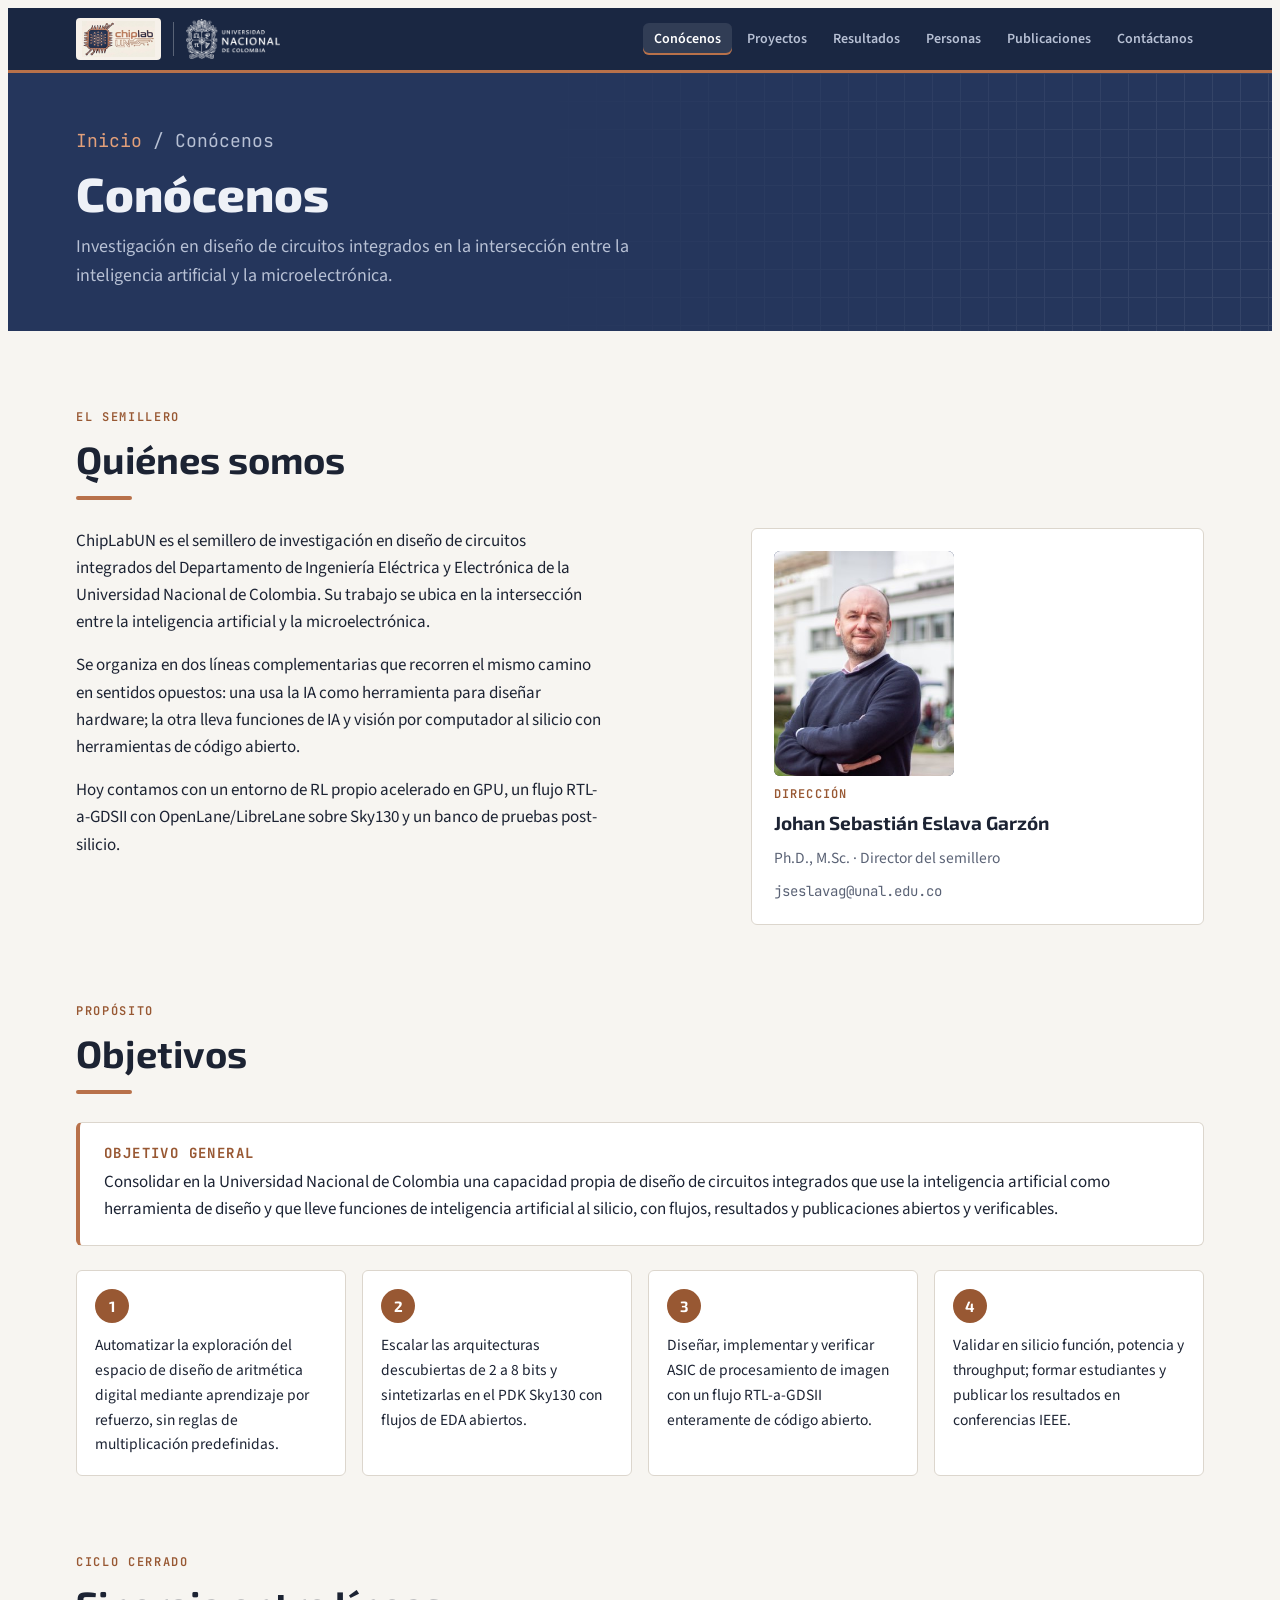
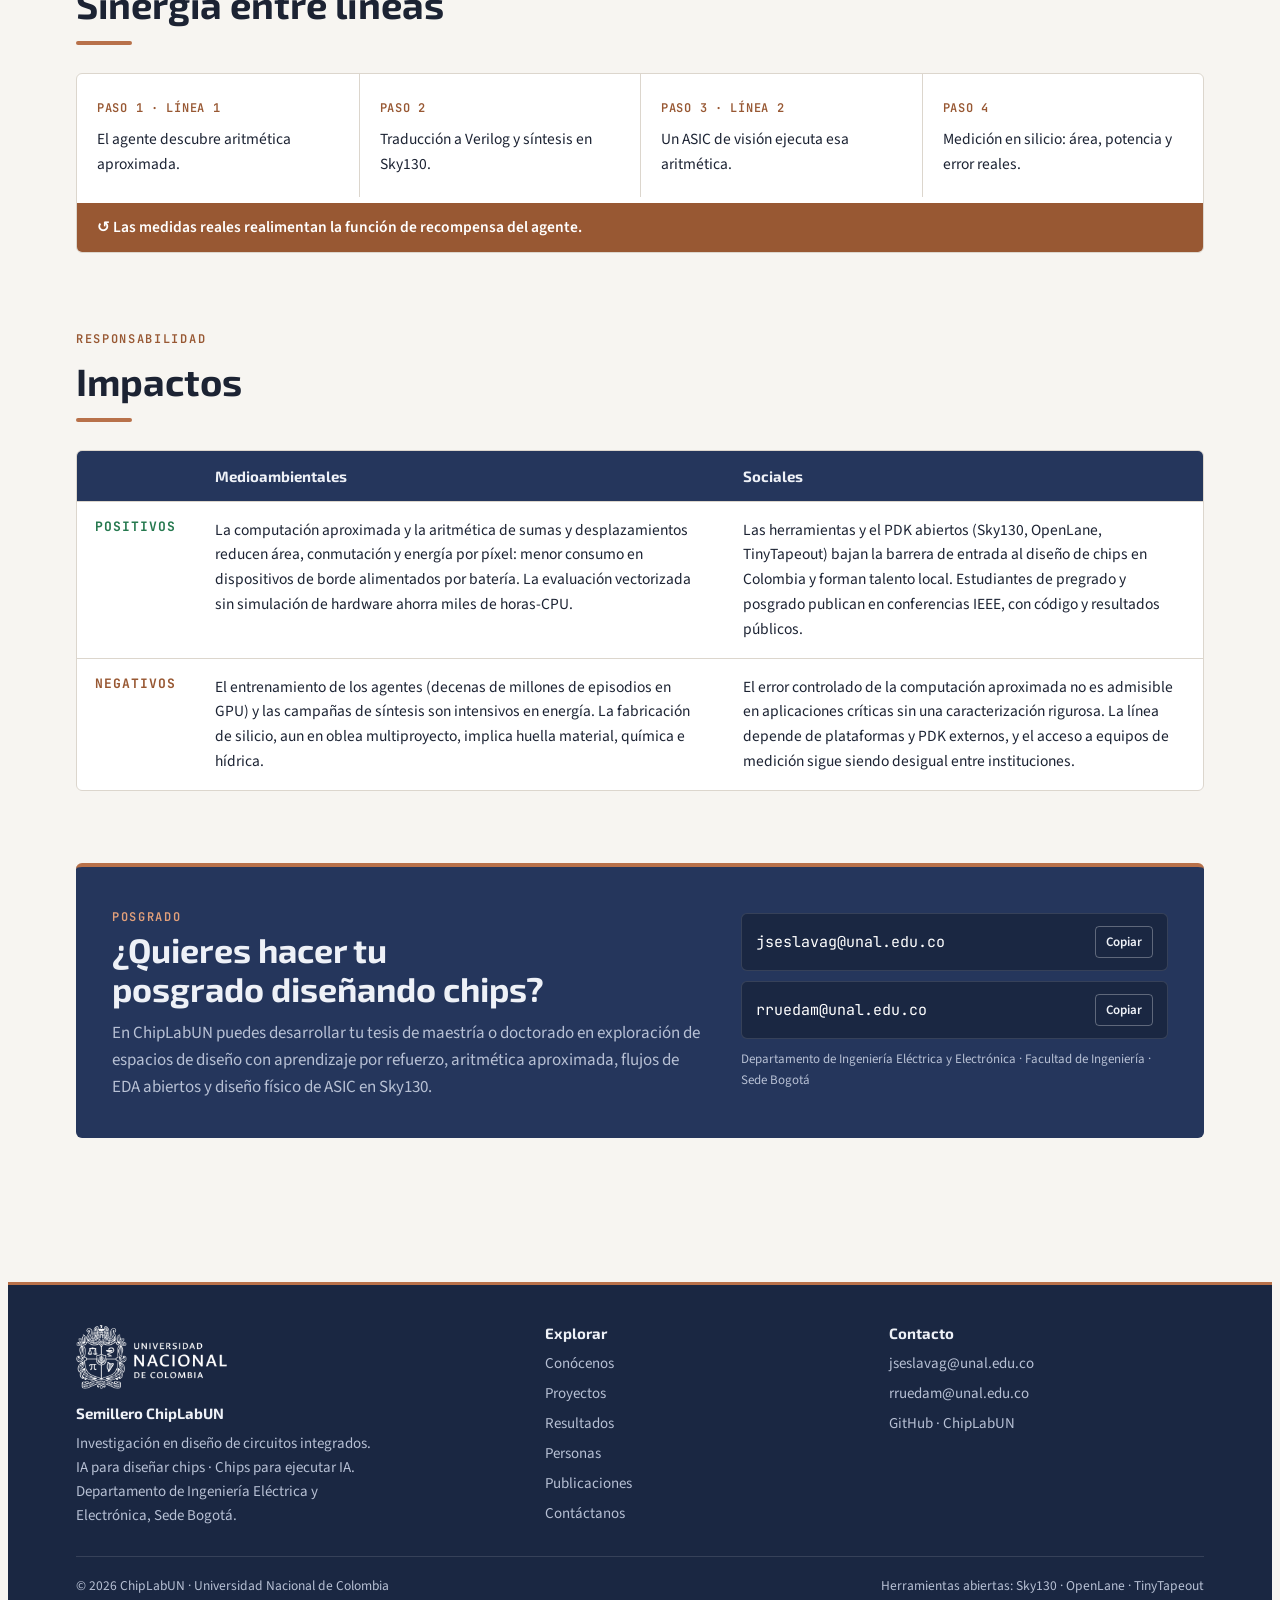
<file: conocenos.html>
<!doctype html>
<html lang="es">
<head>
<meta charset="utf-8">
<meta name="viewport" content="width=device-width, initial-scale=1, viewport-fit=cover">
<title>Conócenos · ChipLabUN</title>
<meta name="claude:viewport-fit-sides" content="cover">
<meta name="description" content="Semillero ChipLabUN · Universidad Nacional de Colombia. IA para diseñar chips · Chips para ejecutar IA.">
<link rel="icon" href="favicon.ico" sizes="any">
<link rel="icon" type="image/png" sizes="32x32" href="favicon-32.png">
<link rel="icon" type="image/png" sizes="192x192" href="favicon-192.png">
<link rel="apple-touch-icon" href="favicon-192.png">
<link rel="preconnect" href="https://fonts.googleapis.com">
<link rel="preconnect" href="https://fonts.gstatic.com" crossorigin>
<link rel="stylesheet" href="https://fonts.googleapis.com/css2?family=Exo+2:wght@500;600;700;800&family=Source+Sans+3:ital,wght@0,400;0,600;0,700;1,400&family=JetBrains+Mono:wght@400;600&display=swap">
<link rel="stylesheet" href="css/estilo.css">
</head>
<body>
<a class="skip" href="#contenido">Saltar al contenido</a>
<header class="top">
  <div class="wrap">
    <a class="brand" href="index.html" aria-label="ChipLabUN, inicio">
      <img src="img/logo.jpg" alt="" width="85" height="42">
      <span class="sep" aria-hidden="true"></span>
      <img class="unal" src="img/unal-logo-blanco.png" alt="" width="94" height="40">
    </a>
    <button class="menu-btn" id="menuBtn" aria-expanded="false" aria-controls="nav">Menú</button>
    <nav class="nav" id="nav" aria-label="Principal"><a href="conocenos.html" aria-current="page">Conócenos</a><a href="proyectos.html">Proyectos</a><a href="resultados.html">Resultados</a><a href="personas.html">Personas</a><a href="publicaciones.html">Publicaciones</a><a href="contacto.html">Contáctanos</a></nav>
  </div>
</header>
<main id="contenido">
<section class="page-head"><div class="wrap">
  <p class="crumbs"><a href="index.html">Inicio</a> / Conócenos</p>
  <h1>Conócenos</h1><p>Investigación en diseño de circuitos integrados en la intersección entre la inteligencia artificial y la microelectrónica.</p></div></section><section class="block"><div class="wrap">
  <div class="sec-head"><div><span class="eyebrow">El semillero</span><h2>Quiénes somos</h2><span class="bar"></span></div></div>
  <div class="about">
  <div class="text">
    <p>ChipLabUN es el semillero de investigación en diseño de circuitos integrados del Departamento de Ingeniería Eléctrica y Electrónica de la Universidad Nacional de Colombia. Su trabajo se ubica en la intersección entre la inteligencia artificial y la microelectrónica.</p>
    <p>Se organiza en dos líneas complementarias que recorren el mismo camino en sentidos opuestos: una usa la IA como herramienta para diseñar hardware; la otra lleva funciones de IA y visión por computador al silicio con herramientas de código abierto.</p>
    <p>Hoy contamos con un entorno de RL propio acelerado en GPU, un flujo RTL-a-GDSII con OpenLane/LibreLane sobre Sky130 y un banco de pruebas post-silicio.</p>
  </div>
  <aside class="director">
    <div class="photo  "><span class="ini" aria-hidden="true">JE</span><img src="img/personas/johan-eslava.jpg" alt="Foto de Johan Sebastián Eslava Garzón" loading="lazy"></div>
    <span class="role">Dirección</span>
    <h3>Johan Sebastián Eslava Garzón</h3>
    <p style="color:var(--muted);font-size:15.5px">Ph.D., M.Sc. · Director del semillero</p>
    <a class="mail" href="mailto:jseslavag@unal.edu.co">jseslavag@unal.edu.co</a>
  </aside>
</div>
</div></section><section class="block"><div class="wrap">
  <div class="sec-head"><div><span class="eyebrow">Propósito</span><h2>Objetivos</h2><span class="bar"></span></div></div>
  <div class="goal"><h3>Objetivo general</h3><p>Consolidar en la Universidad Nacional de Colombia una capacidad propia de diseño de circuitos integrados que use la inteligencia artificial como herramienta de diseño y que lleve funciones de inteligencia artificial al silicio, con flujos, resultados y publicaciones abiertos y verificables.</p></div>
<div class="goals">
  <div><b>1</b><p>Automatizar la exploración del espacio de diseño de aritmética digital mediante aprendizaje por refuerzo, sin reglas de multiplicación predefinidas.</p></div>
  <div><b>2</b><p>Escalar las arquitecturas descubiertas de 2 a 8 bits y sintetizarlas en el PDK Sky130 con flujos de EDA abiertos.</p></div>
  <div><b>3</b><p>Diseñar, implementar y verificar ASIC de procesamiento de imagen con un flujo RTL-a-GDSII enteramente de código abierto.</p></div>
  <div><b>4</b><p>Validar en silicio función, potencia y throughput; formar estudiantes y publicar los resultados en conferencias IEEE.</p></div>
</div>
</div></section><section class="block"><div class="wrap">
  <div class="sec-head"><div><span class="eyebrow">Ciclo cerrado</span><h2>Sinergia entre líneas</h2><span class="bar"></span></div></div>
  <div class="synergy">
  <div><small>PASO 1 · LÍNEA 1</small><p>El agente descubre aritmética aproximada.</p></div>
  <div><small>PASO 2</small><p>Traducción a Verilog y síntesis en Sky130.</p></div>
  <div><small>PASO 3 · LÍNEA 2</small><p>Un ASIC de visión ejecuta esa aritmética.</p></div>
  <div><small>PASO 4</small><p>Medición en silicio: área, potencia y error reales.</p></div>
  <p class="synergy-foot">↺ Las medidas reales realimentan la función de recompensa del agente.</p>
</div>
</div></section><section class="block"><div class="wrap">
  <div class="sec-head"><div><span class="eyebrow">Responsabilidad</span><h2>Impactos</h2><span class="bar"></span></div></div>
  <div class="impact-wrap"><table class="impact">
  <thead><tr><th></th><th>Medioambientales</th><th>Sociales</th></tr></thead>
  <tbody>
  <tr class="pos"><th>Positivos</th>
    <td>La computación aproximada y la aritmética de sumas y desplazamientos reducen área, conmutación y energía por píxel: menor consumo en dispositivos de borde alimentados por batería. La evaluación vectorizada sin simulación de hardware ahorra miles de horas-CPU.</td>
    <td>Las herramientas y el PDK abiertos (Sky130, OpenLane, TinyTapeout) bajan la barrera de entrada al diseño de chips en Colombia y forman talento local. Estudiantes de pregrado y posgrado publican en conferencias IEEE, con código y resultados públicos.</td></tr>
  <tr class="neg"><th>Negativos</th>
    <td>El entrenamiento de los agentes (decenas de millones de episodios en GPU) y las campañas de síntesis son intensivos en energía. La fabricación de silicio, aun en oblea multiproyecto, implica huella material, química e hídrica.</td>
    <td>El error controlado de la computación aproximada no es admisible en aplicaciones críticas sin una caracterización rigurosa. La línea depende de plataformas y PDK externos, y el acceso a equipos de medición sigue siendo desigual entre instituciones.</td></tr>
  </tbody></table></div>
</div></section><section class="block"><div class="wrap"><div class="cta">
  <div><span class="eyebrow" style="color:#e3a07a">Posgrado</span>
    <h2>¿Quieres hacer tu posgrado diseñando chips?</h2>
    <p>En ChipLabUN puedes desarrollar tu tesis de maestría o doctorado en exploración de espacios de diseño con aprendizaje por refuerzo, aritmética aproximada, flujos de EDA abiertos y diseño físico de ASIC en Sky130.</p></div>
  <div class="contact">
    <div><a class="addr" href="mailto:jseslavag@unal.edu.co?subject=Tesis%20en%20ChipLabUN">jseslavag@unal.edu.co</a><button type="button" data-copy="jseslavag@unal.edu.co">Copiar</button></div>
    <div><a class="addr" href="mailto:rruedam@unal.edu.co?subject=Tesis%20en%20ChipLabUN">rruedam@unal.edu.co</a><button type="button" data-copy="rruedam@unal.edu.co">Copiar</button></div>
    <small>Departamento de Ingeniería Eléctrica y Electrónica · Facultad de Ingeniería · Sede Bogotá</small>
  </div></div></div></section>
</main>
<footer>
  <div class="wrap">
    <div>
      <img class="foot-unal" src="img/unal-logo-blanco.png" alt="Universidad Nacional de Colombia" width="151" height="64" loading="lazy">
      <h4>Semillero ChipLabUN</h4>
      <p style="font-size:15px;max-width:44ch">Investigación en diseño de circuitos integrados. IA para diseñar chips · Chips para ejecutar IA. Departamento de Ingeniería Eléctrica y Electrónica, Sede Bogotá.</p>
    </div>
    <div>
      <h4>Explorar</h4>
      <ul><li><a href="conocenos.html">Conócenos</a></li><li><a href="proyectos.html">Proyectos</a></li><li><a href="resultados.html">Resultados</a></li><li><a href="personas.html">Personas</a></li><li><a href="publicaciones.html">Publicaciones</a></li><li><a href="contacto.html">Contáctanos</a></li></ul>
    </div>
    <div>
      <h4>Contacto</h4>
      <ul><li><a href="mailto:jseslavag@unal.edu.co">jseslavag@unal.edu.co</a></li><li><a href="mailto:rruedam@unal.edu.co">rruedam@unal.edu.co</a></li><li><a href="https://github.com/ChipLabUN" target="_blank" rel="noopener">GitHub · ChipLabUN</a></li></ul>
    </div>
    <div class="legal"><span>© 2026 ChipLabUN · Universidad Nacional de Colombia</span><span>Herramientas abiertas: Sky130 · OpenLane · TinyTapeout</span></div>
  </div>
</footer>
<script src="js/main.js"></script>
</body>
</html>
</file>
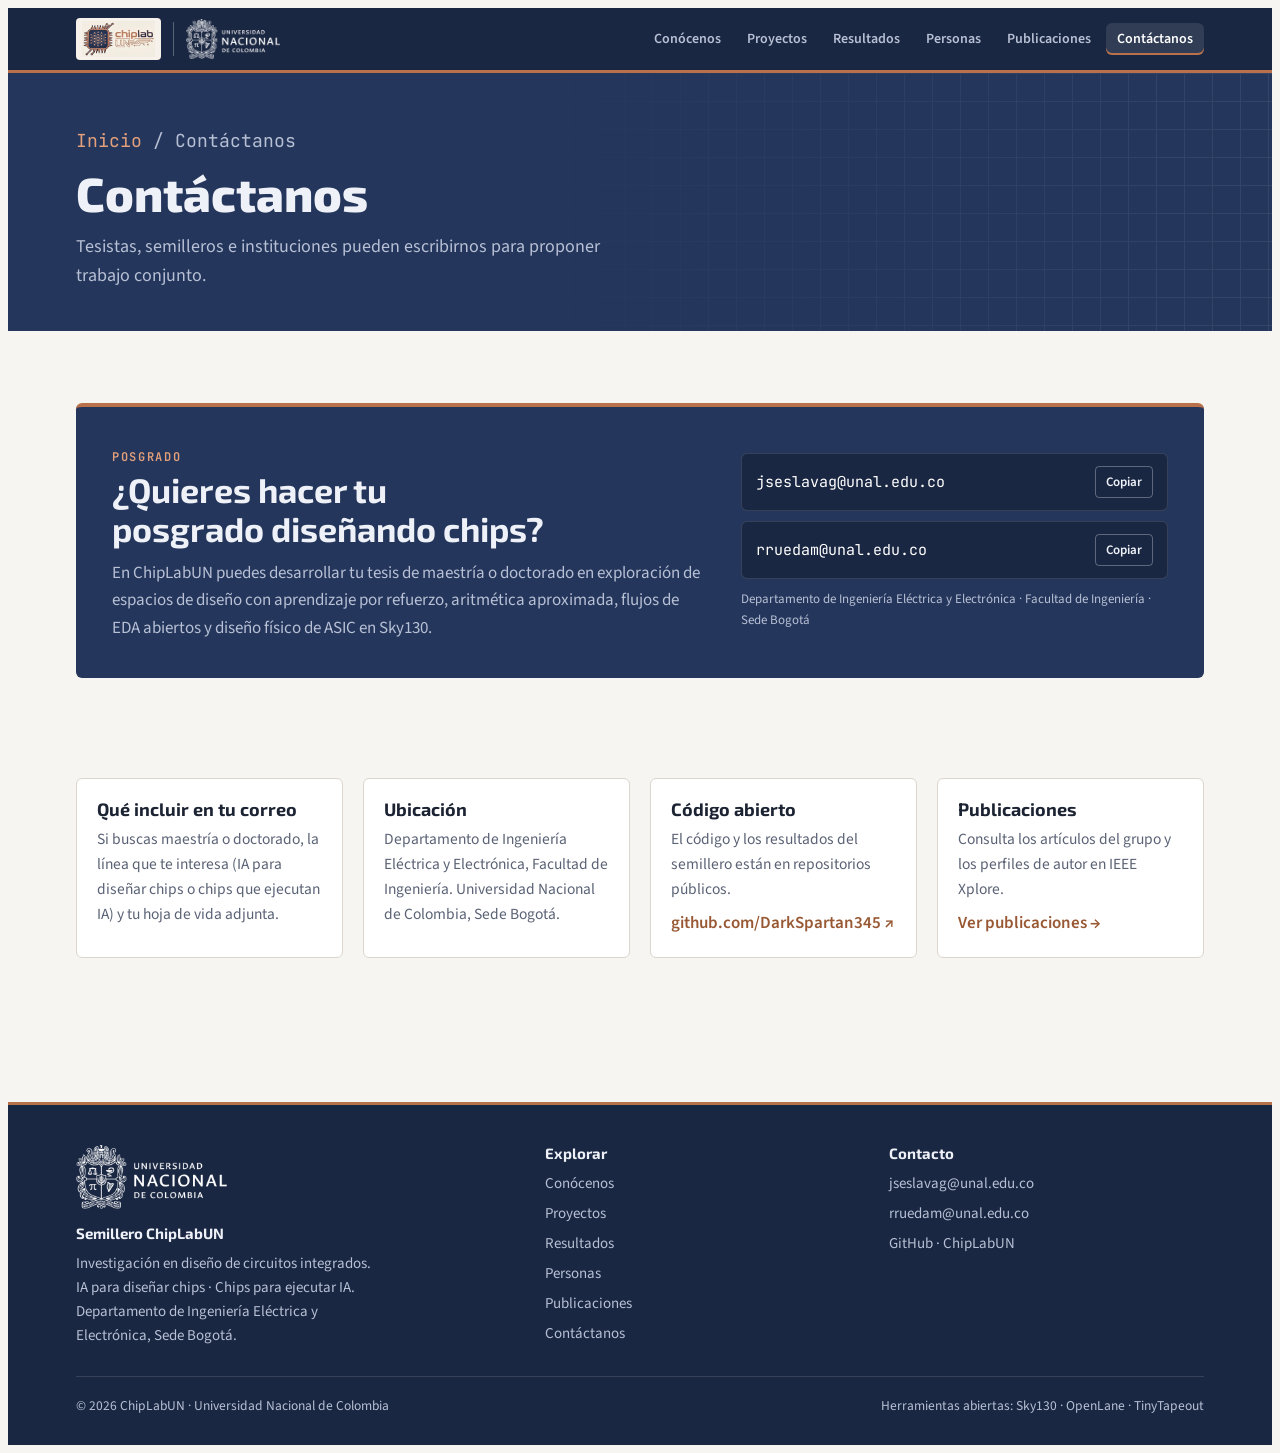
<file: contacto.html>
<!doctype html>
<html lang="es">
<head>
<meta charset="utf-8">
<meta name="viewport" content="width=device-width, initial-scale=1, viewport-fit=cover">
<title>Contáctanos · ChipLabUN</title>
<meta name="claude:viewport-fit-sides" content="cover">
<meta name="description" content="Semillero ChipLabUN · Universidad Nacional de Colombia. IA para diseñar chips · Chips para ejecutar IA.">
<link rel="icon" href="favicon.ico" sizes="any">
<link rel="icon" type="image/png" sizes="32x32" href="favicon-32.png">
<link rel="icon" type="image/png" sizes="192x192" href="favicon-192.png">
<link rel="apple-touch-icon" href="favicon-192.png">
<link rel="preconnect" href="https://fonts.googleapis.com">
<link rel="preconnect" href="https://fonts.gstatic.com" crossorigin>
<link rel="stylesheet" href="https://fonts.googleapis.com/css2?family=Exo+2:wght@500;600;700;800&family=Source+Sans+3:ital,wght@0,400;0,600;0,700;1,400&family=JetBrains+Mono:wght@400;600&display=swap">
<link rel="stylesheet" href="css/estilo.css">
</head>
<body>
<a class="skip" href="#contenido">Saltar al contenido</a>
<header class="top">
  <div class="wrap">
    <a class="brand" href="index.html" aria-label="ChipLabUN, inicio">
      <img src="img/logo.jpg" alt="" width="85" height="42">
      <span class="sep" aria-hidden="true"></span>
      <img class="unal" src="img/unal-logo-blanco.png" alt="" width="94" height="40">
    </a>
    <button class="menu-btn" id="menuBtn" aria-expanded="false" aria-controls="nav">Menú</button>
    <nav class="nav" id="nav" aria-label="Principal"><a href="conocenos.html">Conócenos</a><a href="proyectos.html">Proyectos</a><a href="resultados.html">Resultados</a><a href="personas.html">Personas</a><a href="publicaciones.html">Publicaciones</a><a href="contacto.html" aria-current="page">Contáctanos</a></nav>
  </div>
</header>
<main id="contenido">
<section class="page-head"><div class="wrap">
  <p class="crumbs"><a href="index.html">Inicio</a> / Contáctanos</p>
  <h1>Contáctanos</h1><p>Tesistas, semilleros e instituciones pueden escribirnos para proponer trabajo conjunto.</p></div></section><section class="block"><div class="wrap"><div class="cta">
  <div><span class="eyebrow" style="color:#e3a07a">Posgrado</span>
    <h2>¿Quieres hacer tu posgrado diseñando chips?</h2>
    <p>En ChipLabUN puedes desarrollar tu tesis de maestría o doctorado en exploración de espacios de diseño con aprendizaje por refuerzo, aritmética aproximada, flujos de EDA abiertos y diseño físico de ASIC en Sky130.</p></div>
  <div class="contact">
    <div><a class="addr" href="mailto:jseslavag@unal.edu.co?subject=Tesis%20en%20ChipLabUN">jseslavag@unal.edu.co</a><button type="button" data-copy="jseslavag@unal.edu.co">Copiar</button></div>
    <div><a class="addr" href="mailto:rruedam@unal.edu.co?subject=Tesis%20en%20ChipLabUN">rruedam@unal.edu.co</a><button type="button" data-copy="rruedam@unal.edu.co">Copiar</button></div>
    <small>Departamento de Ingeniería Eléctrica y Electrónica · Facultad de Ingeniería · Sede Bogotá</small>
  </div></div></div></section><section class="block" style="padding-top:0"><div class="wrap"><div class="contact-grid">
  <div class="contact-card"><h3>Qué incluir en tu correo</h3><p>Si buscas maestría o doctorado, la línea que te interesa (IA para diseñar chips o chips que ejecutan IA) y tu hoja de vida adjunta.</p></div>
  <div class="contact-card"><h3>Ubicación</h3><p>Departamento de Ingeniería Eléctrica y Electrónica, Facultad de Ingeniería. Universidad Nacional de Colombia, Sede Bogotá.</p></div>
  <div class="contact-card"><h3>Código abierto</h3><p>El código y los resultados del semillero están en repositorios públicos.</p><a href="https://github.com/DarkSpartan345" target="_blank" rel="noopener">github.com/DarkSpartan345 ↗</a></div>
  <div class="contact-card"><h3>Publicaciones</h3><p>Consulta los artículos del grupo y los perfiles de autor en IEEE Xplore.</p><a href="publicaciones.html">Ver publicaciones →</a></div>
</div></div></section>
</main>
<footer>
  <div class="wrap">
    <div>
      <img class="foot-unal" src="img/unal-logo-blanco.png" alt="Universidad Nacional de Colombia" width="151" height="64" loading="lazy">
      <h4>Semillero ChipLabUN</h4>
      <p style="font-size:15px;max-width:44ch">Investigación en diseño de circuitos integrados. IA para diseñar chips · Chips para ejecutar IA. Departamento de Ingeniería Eléctrica y Electrónica, Sede Bogotá.</p>
    </div>
    <div>
      <h4>Explorar</h4>
      <ul><li><a href="conocenos.html">Conócenos</a></li><li><a href="proyectos.html">Proyectos</a></li><li><a href="resultados.html">Resultados</a></li><li><a href="personas.html">Personas</a></li><li><a href="publicaciones.html">Publicaciones</a></li><li><a href="contacto.html">Contáctanos</a></li></ul>
    </div>
    <div>
      <h4>Contacto</h4>
      <ul><li><a href="mailto:jseslavag@unal.edu.co">jseslavag@unal.edu.co</a></li><li><a href="mailto:rruedam@unal.edu.co">rruedam@unal.edu.co</a></li><li><a href="https://github.com/ChipLabUN" target="_blank" rel="noopener">GitHub · ChipLabUN</a></li></ul>
    </div>
    <div class="legal"><span>© 2026 ChipLabUN · Universidad Nacional de Colombia</span><span>Herramientas abiertas: Sky130 · OpenLane · TinyTapeout</span></div>
  </div>
</footer>
<script src="js/main.js"></script>
</body>
</html>
</file>
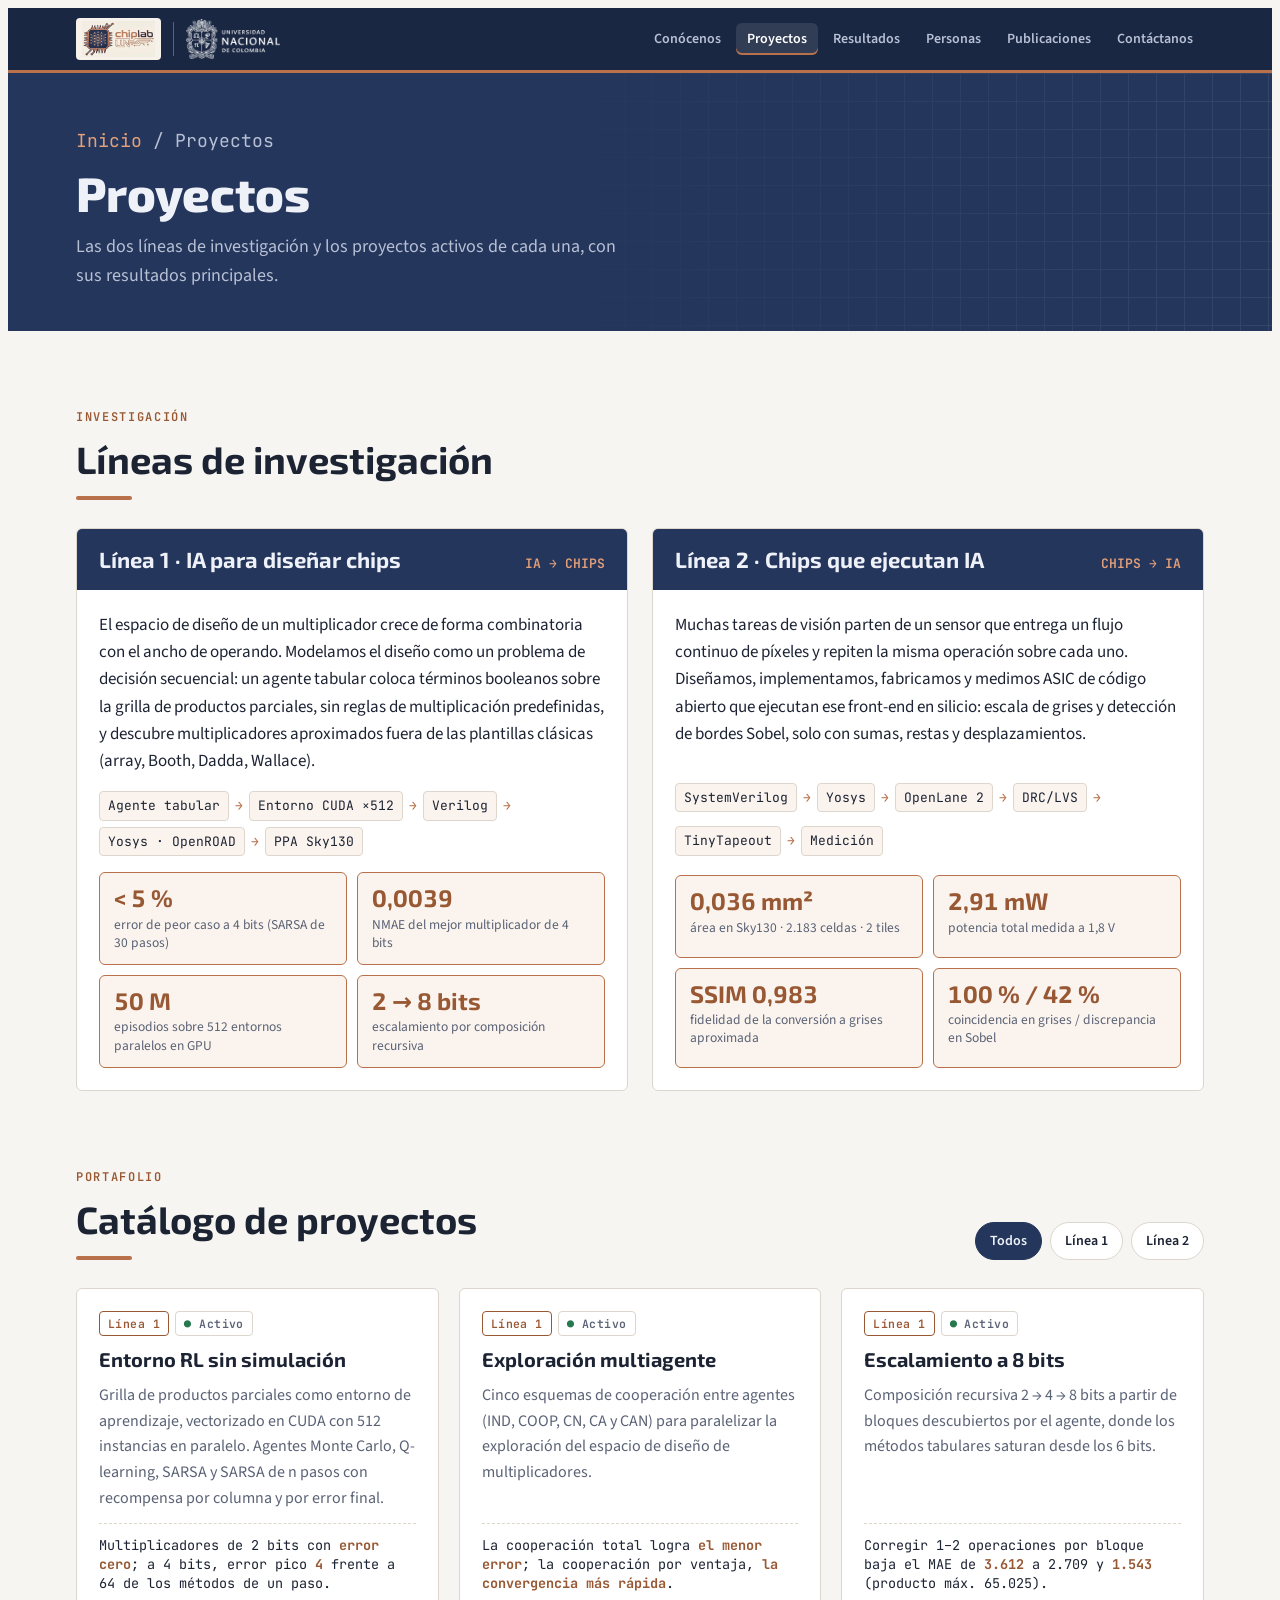
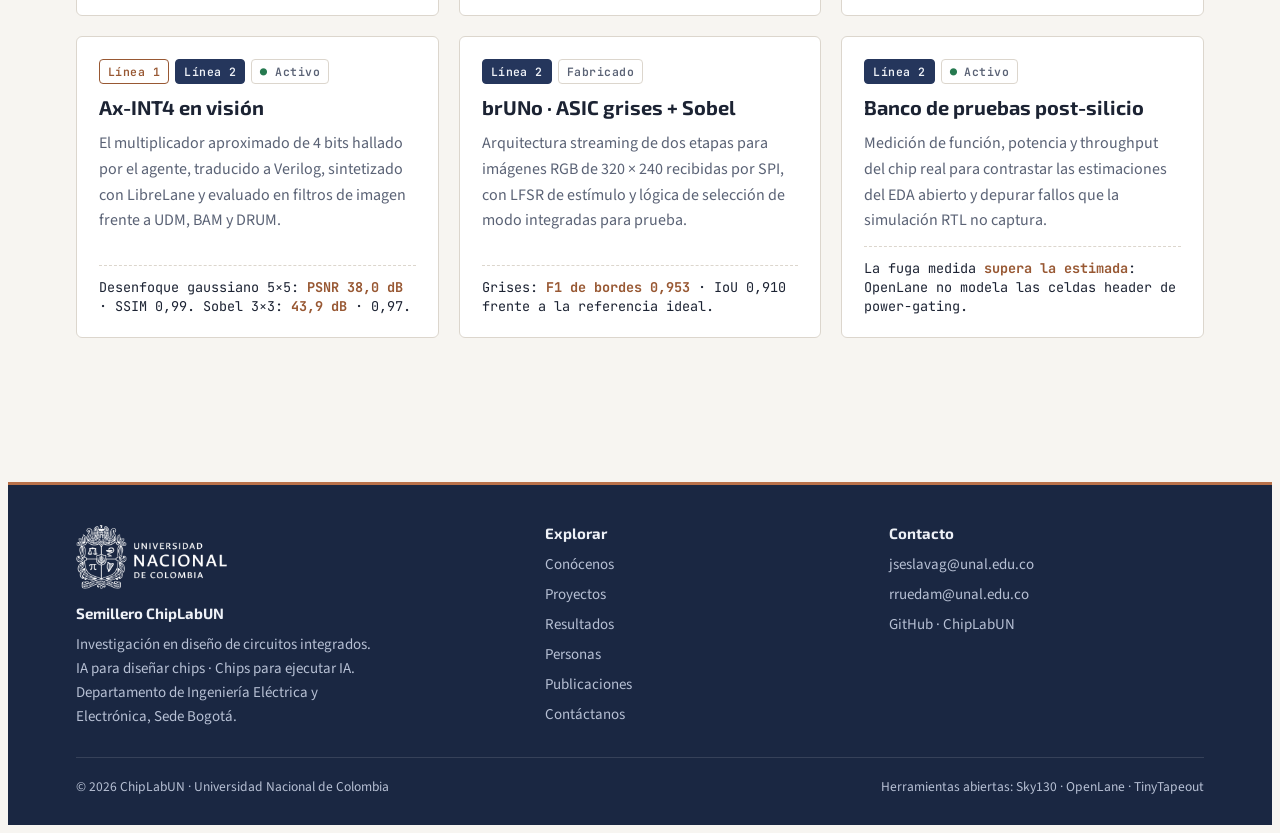
<file: proyectos.html>
<!doctype html>
<html lang="es">
<head>
<meta charset="utf-8">
<meta name="viewport" content="width=device-width, initial-scale=1, viewport-fit=cover">
<title>Proyectos · ChipLabUN</title>
<meta name="claude:viewport-fit-sides" content="cover">
<meta name="description" content="Semillero ChipLabUN · Universidad Nacional de Colombia. IA para diseñar chips · Chips para ejecutar IA.">
<link rel="icon" href="favicon.ico" sizes="any">
<link rel="icon" type="image/png" sizes="32x32" href="favicon-32.png">
<link rel="icon" type="image/png" sizes="192x192" href="favicon-192.png">
<link rel="apple-touch-icon" href="favicon-192.png">
<link rel="preconnect" href="https://fonts.googleapis.com">
<link rel="preconnect" href="https://fonts.gstatic.com" crossorigin>
<link rel="stylesheet" href="https://fonts.googleapis.com/css2?family=Exo+2:wght@500;600;700;800&family=Source+Sans+3:ital,wght@0,400;0,600;0,700;1,400&family=JetBrains+Mono:wght@400;600&display=swap">
<link rel="stylesheet" href="css/estilo.css">
</head>
<body>
<a class="skip" href="#contenido">Saltar al contenido</a>
<header class="top">
  <div class="wrap">
    <a class="brand" href="index.html" aria-label="ChipLabUN, inicio">
      <img src="img/logo.jpg" alt="" width="85" height="42">
      <span class="sep" aria-hidden="true"></span>
      <img class="unal" src="img/unal-logo-blanco.png" alt="" width="94" height="40">
    </a>
    <button class="menu-btn" id="menuBtn" aria-expanded="false" aria-controls="nav">Menú</button>
    <nav class="nav" id="nav" aria-label="Principal"><a href="conocenos.html">Conócenos</a><a href="proyectos.html" aria-current="page">Proyectos</a><a href="resultados.html">Resultados</a><a href="personas.html">Personas</a><a href="publicaciones.html">Publicaciones</a><a href="contacto.html">Contáctanos</a></nav>
  </div>
</header>
<main id="contenido">
<section class="page-head"><div class="wrap">
  <p class="crumbs"><a href="index.html">Inicio</a> / Proyectos</p>
  <h1>Proyectos</h1><p>Las dos líneas de investigación y los proyectos activos de cada una, con sus resultados principales.</p></div></section><section class="block"><div class="wrap">
  <div class="sec-head"><div><span class="eyebrow">Investigación</span><h2>Líneas de investigación</h2><span class="bar"></span></div></div>
  <div class="lines">
  <article class="line" id="linea-1"><header><h3>Línea 1 · IA para diseñar chips</h3><code>IA → CHIPS</code></header><div class="body"><p>El espacio de diseño de un multiplicador crece de forma combinatoria con el ancho de operando. Modelamos el diseño como un problema de decisión secuencial: un agente tabular coloca términos booleanos sobre la grilla de productos parciales, sin reglas de multiplicación predefinidas, y descubre multiplicadores aproximados fuera de las plantillas clásicas (array, Booth, Dadda, Wallace).</p><div class="flow" aria-label="Flujo de la línea 1"><span>Agente tabular</span><i>→</i><span>Entorno CUDA ×512</span><i>→</i><span>Verilog</span><i>→</i><span>Yosys · OpenROAD</span><i>→</i><span>PPA Sky130</span></div><div class="kv">
  <div class="chip"><b>&lt; 5 %</b><span>error de peor caso a 4 bits (SARSA de 30 pasos)</span></div>
  <div class="chip"><b>0,0039</b><span>NMAE del mejor multiplicador de 4 bits</span></div>
  <div class="chip"><b>50 M</b><span>episodios sobre 512 entornos paralelos en GPU</span></div>
  <div class="chip"><b>2 → 8 bits</b><span>escalamiento por composición recursiva</span></div></div></div></article>
  <article class="line" id="linea-2"><header><h3>Línea 2 · Chips que ejecutan IA</h3><code>CHIPS → IA</code></header><div class="body"><p>Muchas tareas de visión parten de un sensor que entrega un flujo continuo de píxeles y repiten la misma operación sobre cada uno. Diseñamos, implementamos, fabricamos y medimos ASIC de código abierto que ejecutan ese front-end en silicio: escala de grises y detección de bordes Sobel, solo con sumas, restas y desplazamientos.</p><div class="flow" aria-label="Flujo de la línea 2"><span>SystemVerilog</span><i>→</i><span>Yosys</span><i>→</i><span>OpenLane 2</span><i>→</i><span>DRC/LVS</span><i>→</i><span>TinyTapeout</span><i>→</i><span>Medición</span></div><div class="kv">
  <div class="chip"><b>0,036 mm²</b><span>área en Sky130 · 2.183 celdas · 2 tiles</span></div>
  <div class="chip"><b>2,91 mW</b><span>potencia total medida a 1,8 V</span></div>
  <div class="chip"><b>SSIM 0,983</b><span>fidelidad de la conversión a grises aproximada</span></div>
  <div class="chip"><b>100 % / 42 %</b><span>coincidencia en grises / discrepancia en Sobel</span></div></div></div></article>
</div>
</div></section><section class="block"><div class="wrap">
  <div class="sec-head"><div><span class="eyebrow">Portafolio</span><h2>Catálogo de proyectos</h2><span class="bar"></span></div><div class="filters" role="group" aria-label="Filtrar proyectos por línea">
  <button type="button" data-f="all" aria-pressed="true">Todos</button>
  <button type="button" data-f="l1" aria-pressed="false">Línea 1</button>
  <button type="button" data-f="l2" aria-pressed="false">Línea 2</button></div></div>
  <div class="grid3" id="projGrid"><article class="proj" data-l="l1"><div class="meta"><span class="pill l1">Línea 1</span><span class="pill ok">Activo</span></div><h3>Entorno RL sin simulación</h3><p>Grilla de productos parciales como entorno de aprendizaje, vectorizado en CUDA con 512 instancias en paralelo. Agentes Monte Carlo, Q-learning, SARSA y SARSA de n pasos con recompensa por columna y por error final.</p><div class="fig">Multiplicadores de 2 bits con <b>error cero</b>; a 4 bits, error pico <b>4</b> frente a 64 de los métodos de un paso.</div></article><article class="proj" data-l="l1"><div class="meta"><span class="pill l1">Línea 1</span><span class="pill ok">Activo</span></div><h3>Exploración multiagente</h3><p>Cinco esquemas de cooperación entre agentes (IND, COOP, CN, CA y CAN) para paralelizar la exploración del espacio de diseño de multiplicadores.</p><div class="fig">La cooperación total logra <b>el menor error</b>; la cooperación por ventaja, <b>la convergencia más rápida</b>.</div></article><article class="proj" data-l="l1"><div class="meta"><span class="pill l1">Línea 1</span><span class="pill ok">Activo</span></div><h3>Escalamiento a 8 bits</h3><p>Composición recursiva 2 → 4 → 8 bits a partir de bloques descubiertos por el agente, donde los métodos tabulares saturan desde los 6 bits.</p><div class="fig">Corregir 1–2 operaciones por bloque baja el MAE de <b>3.612</b> a 2.709 y <b>1.543</b> (producto máx. 65.025).</div></article><article class="proj" data-l="l1 l2"><div class="meta"><span class="pill l1">Línea 1</span><span class="pill l2">Línea 2</span><span class="pill ok">Activo</span></div><h3>Ax-INT4 en visión</h3><p>El multiplicador aproximado de 4 bits hallado por el agente, traducido a Verilog, sintetizado con LibreLane y evaluado en filtros de imagen frente a UDM, BAM y DRUM.</p><div class="fig">Desenfoque gaussiano 5×5: <b>PSNR 38,0 dB</b> · SSIM 0,99. Sobel 3×3: <b>43,9 dB</b> · 0,97.</div></article><article class="proj" data-l="l2"><div class="meta"><span class="pill l2">Línea 2</span><span class="pill">Fabricado</span></div><h3>brUNo · ASIC grises + Sobel</h3><p>Arquitectura streaming de dos etapas para imágenes RGB de 320 × 240 recibidas por SPI, con LFSR de estímulo y lógica de selección de modo integradas para prueba.</p><div class="fig">Grises: <b>F1 de bordes 0,953</b> · IoU 0,910 frente a la referencia ideal.</div></article><article class="proj" data-l="l2"><div class="meta"><span class="pill l2">Línea 2</span><span class="pill ok">Activo</span></div><h3>Banco de pruebas post-silicio</h3><p>Medición de función, potencia y throughput del chip real para contrastar las estimaciones del EDA abierto y depurar fallos que la simulación RTL no captura.</p><div class="fig">La fuga medida <b>supera la estimada</b>: OpenLane no modela las celdas header de power-gating.</div></article></div>
</div></section>
</main>
<footer>
  <div class="wrap">
    <div>
      <img class="foot-unal" src="img/unal-logo-blanco.png" alt="Universidad Nacional de Colombia" width="151" height="64" loading="lazy">
      <h4>Semillero ChipLabUN</h4>
      <p style="font-size:15px;max-width:44ch">Investigación en diseño de circuitos integrados. IA para diseñar chips · Chips para ejecutar IA. Departamento de Ingeniería Eléctrica y Electrónica, Sede Bogotá.</p>
    </div>
    <div>
      <h4>Explorar</h4>
      <ul><li><a href="conocenos.html">Conócenos</a></li><li><a href="proyectos.html">Proyectos</a></li><li><a href="resultados.html">Resultados</a></li><li><a href="personas.html">Personas</a></li><li><a href="publicaciones.html">Publicaciones</a></li><li><a href="contacto.html">Contáctanos</a></li></ul>
    </div>
    <div>
      <h4>Contacto</h4>
      <ul><li><a href="mailto:jseslavag@unal.edu.co">jseslavag@unal.edu.co</a></li><li><a href="mailto:rruedam@unal.edu.co">rruedam@unal.edu.co</a></li><li><a href="https://github.com/ChipLabUN" target="_blank" rel="noopener">GitHub · ChipLabUN</a></li></ul>
    </div>
    <div class="legal"><span>© 2026 ChipLabUN · Universidad Nacional de Colombia</span><span>Herramientas abiertas: Sky130 · OpenLane · TinyTapeout</span></div>
  </div>
</footer>
<script src="js/main.js"></script>
</body>
</html>
</file>
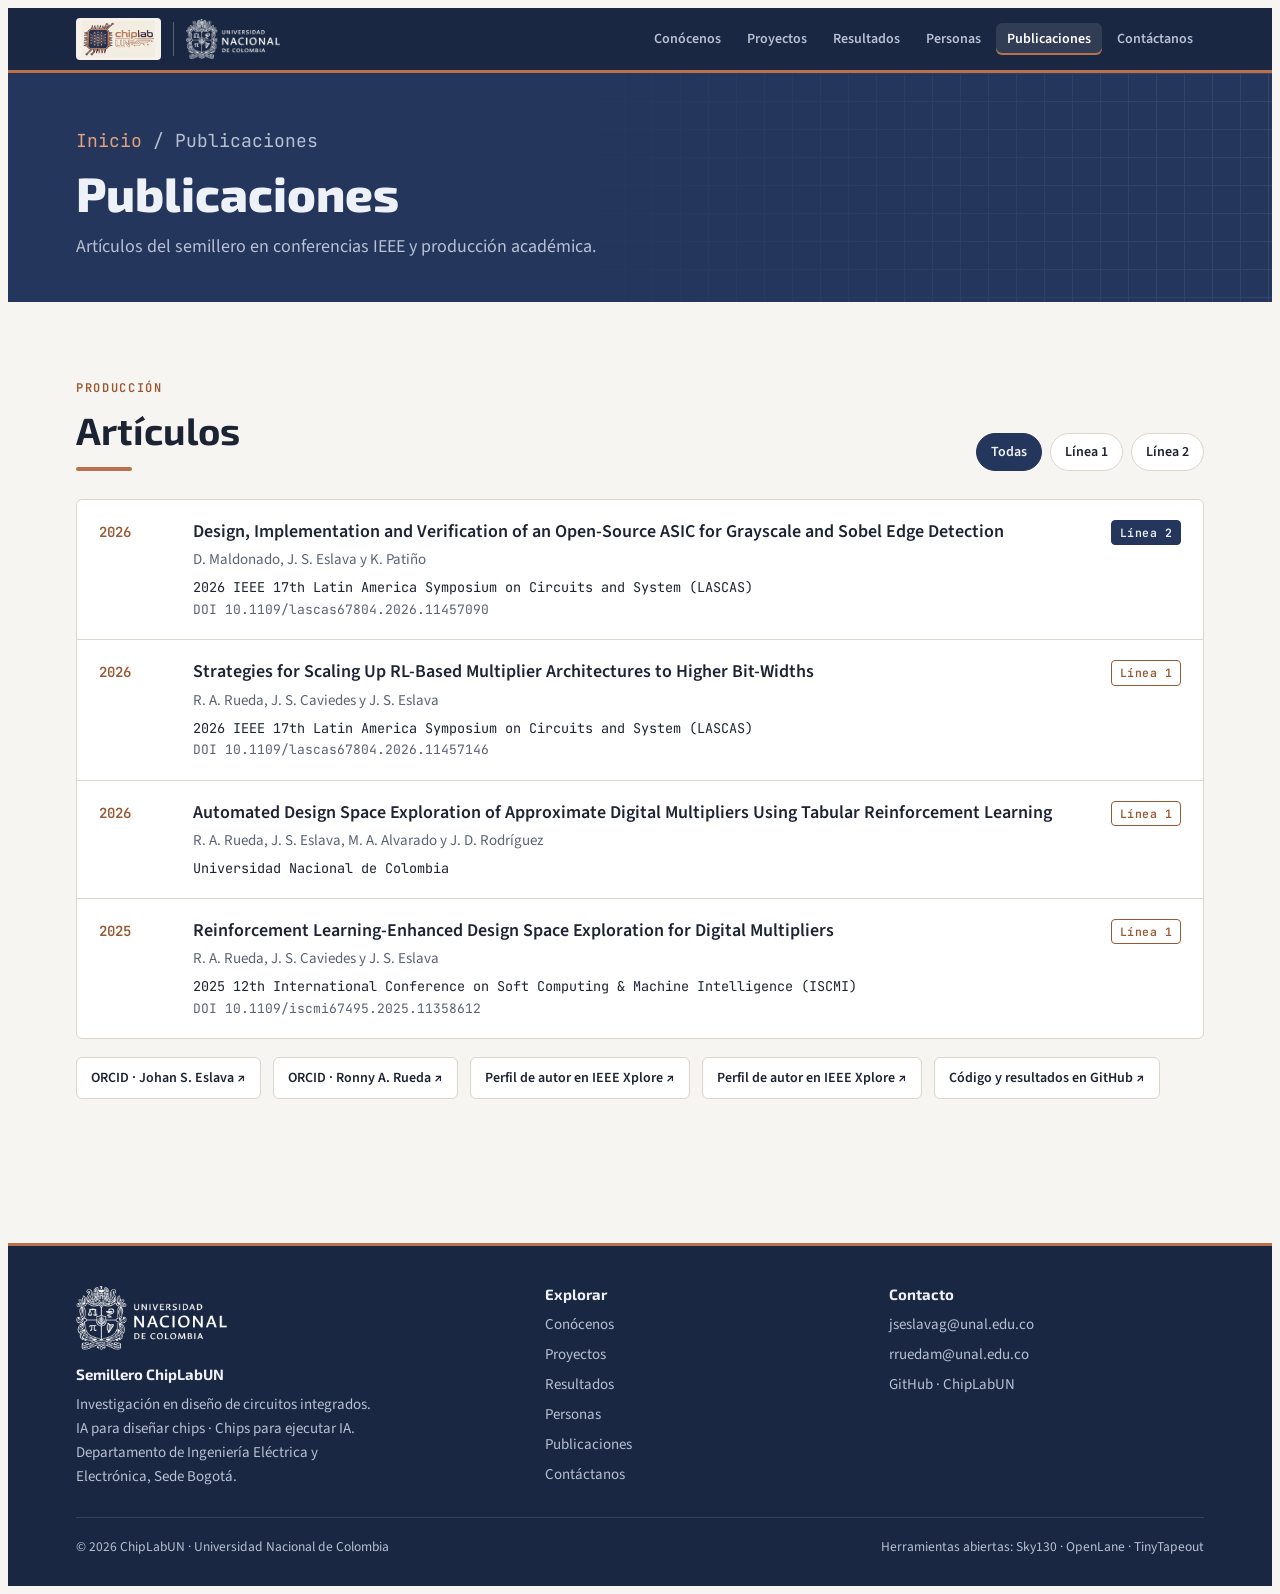
<file: publicaciones.html>
<!doctype html>
<html lang="es">
<head>
<meta charset="utf-8">
<meta name="viewport" content="width=device-width, initial-scale=1, viewport-fit=cover">
<title>Publicaciones · ChipLabUN</title>
<meta name="claude:viewport-fit-sides" content="cover">
<meta name="description" content="Semillero ChipLabUN · Universidad Nacional de Colombia. IA para diseñar chips · Chips para ejecutar IA.">
<link rel="icon" href="favicon.ico" sizes="any">
<link rel="icon" type="image/png" sizes="32x32" href="favicon-32.png">
<link rel="icon" type="image/png" sizes="192x192" href="favicon-192.png">
<link rel="apple-touch-icon" href="favicon-192.png">
<link rel="preconnect" href="https://fonts.googleapis.com">
<link rel="preconnect" href="https://fonts.gstatic.com" crossorigin>
<link rel="stylesheet" href="https://fonts.googleapis.com/css2?family=Exo+2:wght@500;600;700;800&family=Source+Sans+3:ital,wght@0,400;0,600;0,700;1,400&family=JetBrains+Mono:wght@400;600&display=swap">
<link rel="stylesheet" href="css/estilo.css">
</head>
<body>
<a class="skip" href="#contenido">Saltar al contenido</a>
<header class="top">
  <div class="wrap">
    <a class="brand" href="index.html" aria-label="ChipLabUN, inicio">
      <img src="img/logo.jpg" alt="" width="85" height="42">
      <span class="sep" aria-hidden="true"></span>
      <img class="unal" src="img/unal-logo-blanco.png" alt="" width="94" height="40">
    </a>
    <button class="menu-btn" id="menuBtn" aria-expanded="false" aria-controls="nav">Menú</button>
    <nav class="nav" id="nav" aria-label="Principal"><a href="conocenos.html">Conócenos</a><a href="proyectos.html">Proyectos</a><a href="resultados.html">Resultados</a><a href="personas.html">Personas</a><a href="publicaciones.html" aria-current="page">Publicaciones</a><a href="contacto.html">Contáctanos</a></nav>
  </div>
</header>
<main id="contenido">
<section class="page-head"><div class="wrap">
  <p class="crumbs"><a href="index.html">Inicio</a> / Publicaciones</p>
  <h1>Publicaciones</h1><p>Artículos del semillero en conferencias IEEE y producción académica.</p></div></section><section class="block"><div class="wrap">
  <div class="sec-head"><div><span class="eyebrow">Producción</span><h2>Artículos</h2><span class="bar"></span></div><div class="filters" role="group" aria-label="Filtrar publicaciones por línea">
  <button type="button" data-p="all" aria-pressed="true">Todas</button>
  <button type="button" data-p="l1" aria-pressed="false">Línea 1</button>
  <button type="button" data-p="l2" aria-pressed="false">Línea 2</button></div></div>
  <div class="pubs" id="pubList"><article class="pub" id="pub-11457090" data-l="l2"><span class="yr">2026</span><div><h3><a href="https://ieeexplore.ieee.org/document/11457090/" target="_blank" rel="noopener">Design, Implementation and Verification of an Open-Source ASIC for Grayscale and Sobel Edge Detection</a></h3><p class="au">D. Maldonado, J. S. Eslava y K. Patiño</p><p class="venue">2026 IEEE 17th Latin America Symposium on Circuits and System (LASCAS)</p><p class="doi"><a href="https://doi.org/10.1109/lascas67804.2026.11457090" target="_blank" rel="noopener">DOI 10.1109/lascas67804.2026.11457090</a></p></div><div class="side"><span class="pill l2">Línea 2</span></div></article><article class="pub" id="pub-11457146" data-l="l1"><span class="yr">2026</span><div><h3><a href="https://ieeexplore.ieee.org/document/11457146/" target="_blank" rel="noopener">Strategies for Scaling Up RL-Based Multiplier Architectures to Higher Bit-Widths</a></h3><p class="au">R. A. Rueda, J. S. Caviedes y J. S. Eslava</p><p class="venue">2026 IEEE 17th Latin America Symposium on Circuits and System (LASCAS)</p><p class="doi"><a href="https://doi.org/10.1109/lascas67804.2026.11457146" target="_blank" rel="noopener">DOI 10.1109/lascas67804.2026.11457146</a></p></div><div class="side"><span class="pill l1">Línea 1</span></div></article><article class="pub" data-l="l1"><span class="yr">2026</span><div><h3>Automated Design Space Exploration of Approximate Digital Multipliers Using Tabular Reinforcement Learning</h3><p class="au">R. A. Rueda, J. S. Eslava, M. A. Alvarado y J. D. Rodríguez</p><p class="venue">Universidad Nacional de Colombia</p></div><div class="side"><span class="pill l1">Línea 1</span></div></article><article class="pub" id="pub-11358612" data-l="l1"><span class="yr">2025</span><div><h3><a href="https://ieeexplore.ieee.org/document/11358612/" target="_blank" rel="noopener">Reinforcement Learning-Enhanced Design Space Exploration for Digital Multipliers</a></h3><p class="au">R. A. Rueda, J. S. Caviedes y J. S. Eslava</p><p class="venue">2025 12th International Conference on Soft Computing &amp; Machine Intelligence (ISCMI)</p><p class="doi"><a href="https://doi.org/10.1109/iscmi67495.2025.11358612" target="_blank" rel="noopener">DOI 10.1109/iscmi67495.2025.11358612</a></p></div><div class="side"><span class="pill l1">Línea 1</span></div></article></div>
<div class="profiles">
  <a href="https://orcid.org/0000-0003-4459-2565" target="_blank" rel="noopener">ORCID · Johan S. Eslava ↗</a>
  <a href="https://orcid.org/0009-0002-2602-2067" target="_blank" rel="noopener">ORCID · Ronny A. Rueda ↗</a>
  <a href="https://ieeexplore.ieee.org/author/491224199951815" target="_blank" rel="noopener">Perfil de autor en IEEE Xplore ↗</a>
  <a href="https://ieeexplore.ieee.org/author/907075812378910" target="_blank" rel="noopener">Perfil de autor en IEEE Xplore ↗</a>
  <a href="https://github.com/DarkSpartan345" target="_blank" rel="noopener">Código y resultados en GitHub ↗</a>
</div>
</div></section>
</main>
<footer>
  <div class="wrap">
    <div>
      <img class="foot-unal" src="img/unal-logo-blanco.png" alt="Universidad Nacional de Colombia" width="151" height="64" loading="lazy">
      <h4>Semillero ChipLabUN</h4>
      <p style="font-size:15px;max-width:44ch">Investigación en diseño de circuitos integrados. IA para diseñar chips · Chips para ejecutar IA. Departamento de Ingeniería Eléctrica y Electrónica, Sede Bogotá.</p>
    </div>
    <div>
      <h4>Explorar</h4>
      <ul><li><a href="conocenos.html">Conócenos</a></li><li><a href="proyectos.html">Proyectos</a></li><li><a href="resultados.html">Resultados</a></li><li><a href="personas.html">Personas</a></li><li><a href="publicaciones.html">Publicaciones</a></li><li><a href="contacto.html">Contáctanos</a></li></ul>
    </div>
    <div>
      <h4>Contacto</h4>
      <ul><li><a href="mailto:jseslavag@unal.edu.co">jseslavag@unal.edu.co</a></li><li><a href="mailto:rruedam@unal.edu.co">rruedam@unal.edu.co</a></li><li><a href="https://github.com/ChipLabUN" target="_blank" rel="noopener">GitHub · ChipLabUN</a></li></ul>
    </div>
    <div class="legal"><span>© 2026 ChipLabUN · Universidad Nacional de Colombia</span><span>Herramientas abiertas: Sky130 · OpenLane · TinyTapeout</span></div>
  </div>
</footer>
<script src="js/main.js"></script>
</body>
</html>
</file>
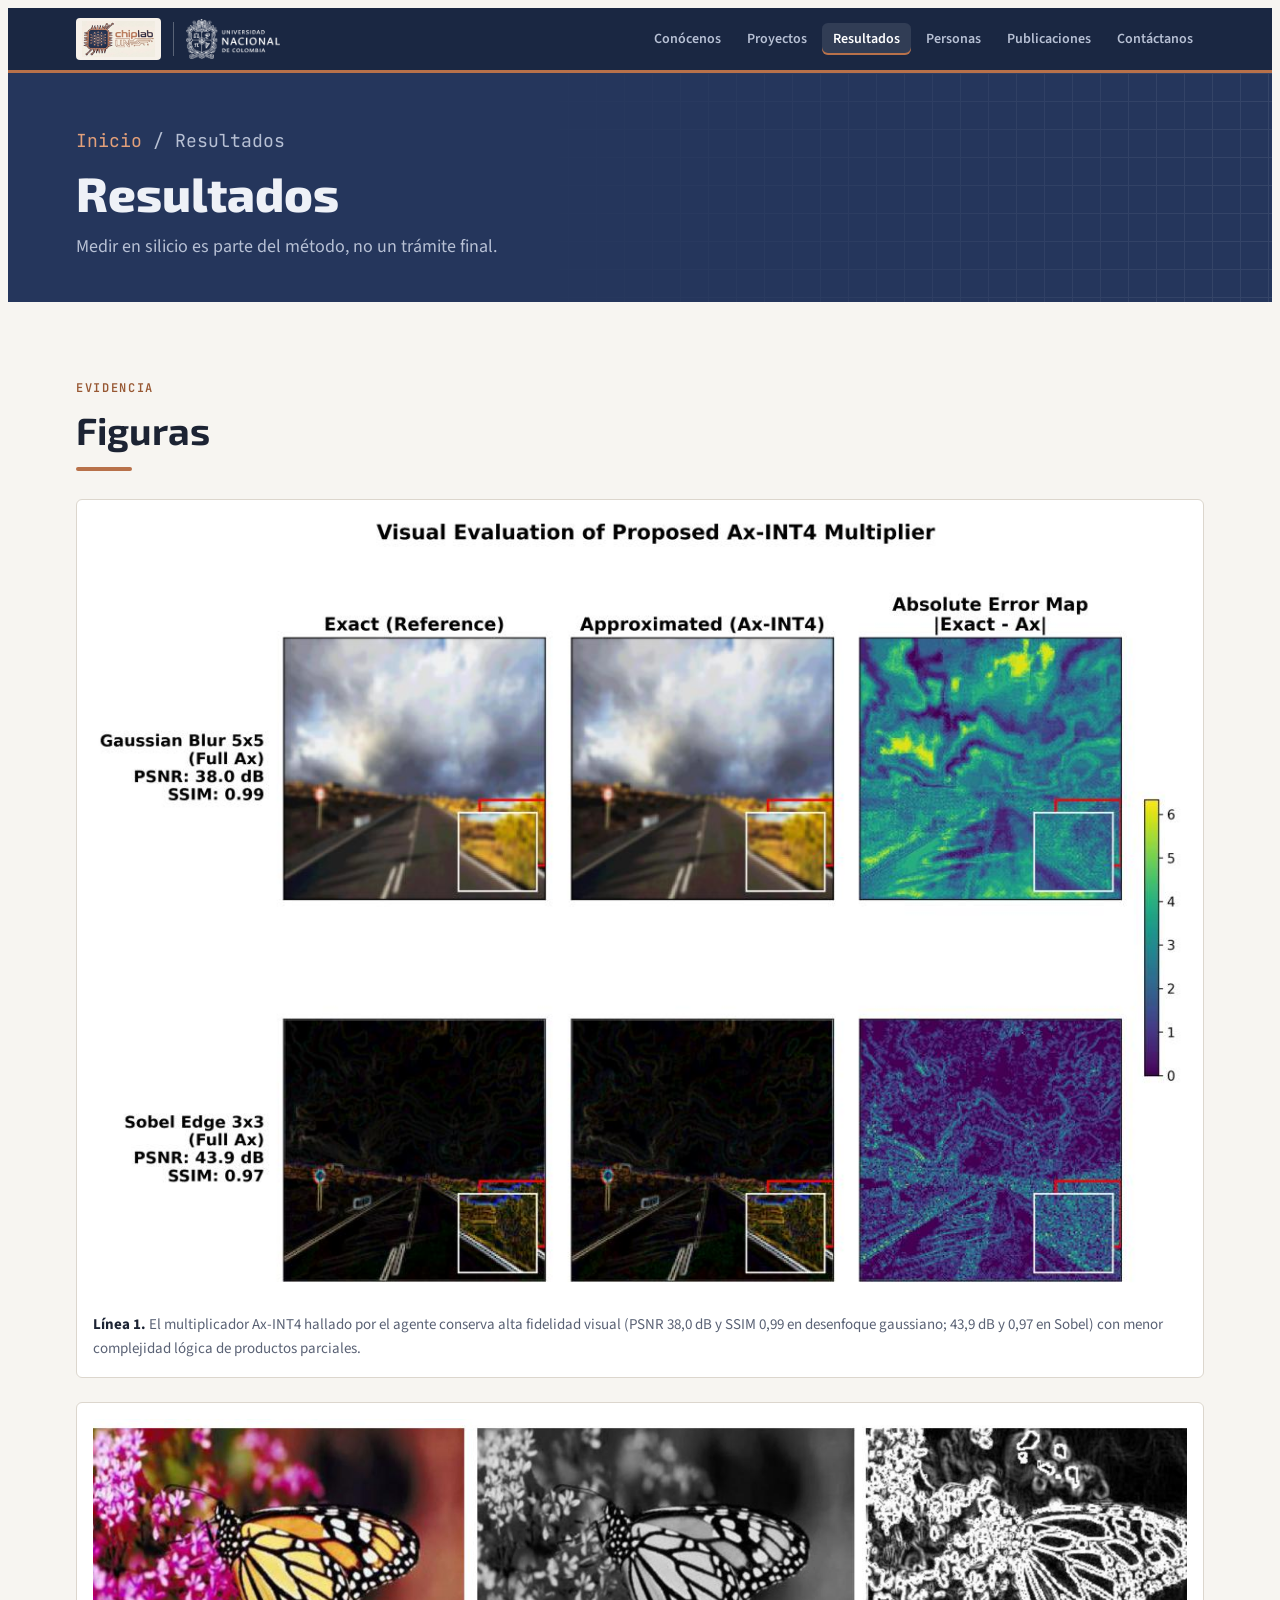
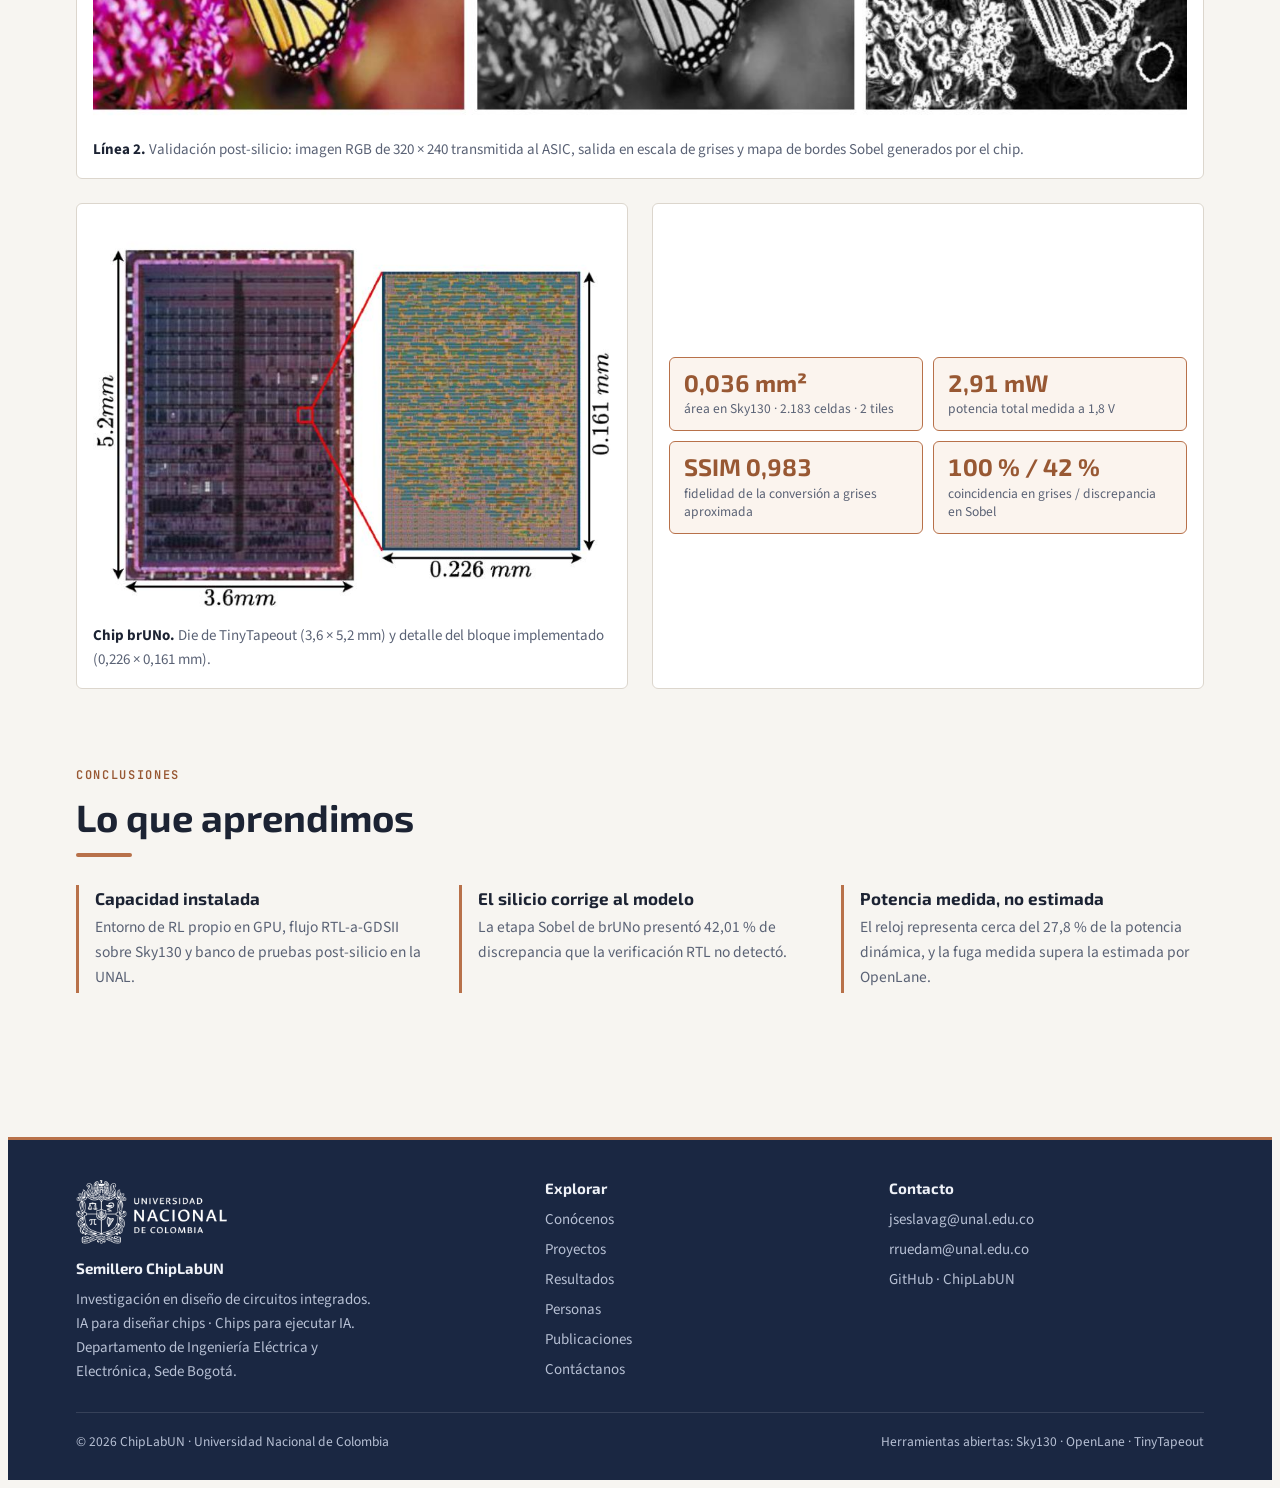
<file: resultados.html>
<!doctype html>
<html lang="es">
<head>
<meta charset="utf-8">
<meta name="viewport" content="width=device-width, initial-scale=1, viewport-fit=cover">
<title>Resultados · ChipLabUN</title>
<meta name="claude:viewport-fit-sides" content="cover">
<meta name="description" content="Semillero ChipLabUN · Universidad Nacional de Colombia. IA para diseñar chips · Chips para ejecutar IA.">
<link rel="icon" href="favicon.ico" sizes="any">
<link rel="icon" type="image/png" sizes="32x32" href="favicon-32.png">
<link rel="icon" type="image/png" sizes="192x192" href="favicon-192.png">
<link rel="apple-touch-icon" href="favicon-192.png">
<link rel="preconnect" href="https://fonts.googleapis.com">
<link rel="preconnect" href="https://fonts.gstatic.com" crossorigin>
<link rel="stylesheet" href="https://fonts.googleapis.com/css2?family=Exo+2:wght@500;600;700;800&family=Source+Sans+3:ital,wght@0,400;0,600;0,700;1,400&family=JetBrains+Mono:wght@400;600&display=swap">
<link rel="stylesheet" href="css/estilo.css">
</head>
<body>
<a class="skip" href="#contenido">Saltar al contenido</a>
<header class="top">
  <div class="wrap">
    <a class="brand" href="index.html" aria-label="ChipLabUN, inicio">
      <img src="img/logo.jpg" alt="" width="85" height="42">
      <span class="sep" aria-hidden="true"></span>
      <img class="unal" src="img/unal-logo-blanco.png" alt="" width="94" height="40">
    </a>
    <button class="menu-btn" id="menuBtn" aria-expanded="false" aria-controls="nav">Menú</button>
    <nav class="nav" id="nav" aria-label="Principal"><a href="conocenos.html">Conócenos</a><a href="proyectos.html">Proyectos</a><a href="resultados.html" aria-current="page">Resultados</a><a href="personas.html">Personas</a><a href="publicaciones.html">Publicaciones</a><a href="contacto.html">Contáctanos</a></nav>
  </div>
</header>
<main id="contenido">
<section class="page-head"><div class="wrap">
  <p class="crumbs"><a href="index.html">Inicio</a> / Resultados</p>
  <h1>Resultados</h1><p>Medir en silicio es parte del método, no un trámite final.</p></div></section><section class="block"><div class="wrap">
  <div class="sec-head"><div><span class="eyebrow">Evidencia</span><h2>Figuras</h2><span class="bar"></span></div></div>
  <div class="results">
  <figure class="fig-card wide"><img src="img/axint4-vision.jpg" alt="Comparación entre filtro exacto y filtro con el multiplicador Ax-INT4, con mapa de error absoluto, para desenfoque gaussiano y Sobel" width="1143" height="820" loading="lazy">
    <figcaption><strong>Línea 1.</strong> El multiplicador Ax-INT4 hallado por el agente conserva alta fidelidad visual (PSNR 38,0 dB y SSIM 0,99 en desenfoque gaussiano; 43,9 dB y 0,97 en Sobel) con menor complejidad lógica de productos parciales.</figcaption></figure>
  <figure class="fig-card wide"><img src="img/brUNo-mariposa.jpg" alt="Imagen RGB de entrada, salida en escala de grises y mapa de bordes Sobel generados por el chip brUNo" width="1479" height="415" loading="lazy">
    <figcaption><strong>Línea 2.</strong> Validación post-silicio: imagen RGB de 320 × 240 transmitida al ASIC, salida en escala de grises y mapa de bordes Sobel generados por el chip.</figcaption></figure>
  <figure class="fig-card"><img src="img/brUNo-die.jpg" alt="Die de TinyTapeout y detalle del bloque brUNo" width="739" height="559" loading="lazy">
    <figcaption><strong>Chip brUNo.</strong> Die de TinyTapeout (3,6 × 5,2 mm) y detalle del bloque implementado (0,226 × 0,161 mm).</figcaption></figure>
  <div class="fig-card" style="justify-content:center"><div class="kv">
  <div class="chip"><b>0,036 mm²</b><span>área en Sky130 · 2.183 celdas · 2 tiles</span></div>
  <div class="chip"><b>2,91 mW</b><span>potencia total medida a 1,8 V</span></div>
  <div class="chip"><b>SSIM 0,983</b><span>fidelidad de la conversión a grises aproximada</span></div>
  <div class="chip"><b>100 % / 42 %</b><span>coincidencia en grises / discrepancia en Sobel</span></div></div></div>
</div>
</div></section><section class="block"><div class="wrap">
  <div class="sec-head"><div><span class="eyebrow">Conclusiones</span><h2>Lo que aprendimos</h2><span class="bar"></span></div></div>
  <div class="lessons">
  <div class="lesson"><h4>Capacidad instalada</h4><p>Entorno de RL propio en GPU, flujo RTL-a-GDSII sobre Sky130 y banco de pruebas post-silicio en la UNAL.</p></div>
  <div class="lesson"><h4>El silicio corrige al modelo</h4><p>La etapa Sobel de brUNo presentó 42,01 % de discrepancia que la verificación RTL no detectó.</p></div>
  <div class="lesson"><h4>Potencia medida, no estimada</h4><p>El reloj representa cerca del 27,8 % de la potencia dinámica, y la fuga medida supera la estimada por OpenLane.</p></div>
</div>
</div></section>
</main>
<footer>
  <div class="wrap">
    <div>
      <img class="foot-unal" src="img/unal-logo-blanco.png" alt="Universidad Nacional de Colombia" width="151" height="64" loading="lazy">
      <h4>Semillero ChipLabUN</h4>
      <p style="font-size:15px;max-width:44ch">Investigación en diseño de circuitos integrados. IA para diseñar chips · Chips para ejecutar IA. Departamento de Ingeniería Eléctrica y Electrónica, Sede Bogotá.</p>
    </div>
    <div>
      <h4>Explorar</h4>
      <ul><li><a href="conocenos.html">Conócenos</a></li><li><a href="proyectos.html">Proyectos</a></li><li><a href="resultados.html">Resultados</a></li><li><a href="personas.html">Personas</a></li><li><a href="publicaciones.html">Publicaciones</a></li><li><a href="contacto.html">Contáctanos</a></li></ul>
    </div>
    <div>
      <h4>Contacto</h4>
      <ul><li><a href="mailto:jseslavag@unal.edu.co">jseslavag@unal.edu.co</a></li><li><a href="mailto:rruedam@unal.edu.co">rruedam@unal.edu.co</a></li><li><a href="https://github.com/ChipLabUN" target="_blank" rel="noopener">GitHub · ChipLabUN</a></li></ul>
    </div>
    <div class="legal"><span>© 2026 ChipLabUN · Universidad Nacional de Colombia</span><span>Herramientas abiertas: Sky130 · OpenLane · TinyTapeout</span></div>
  </div>
</footer>
<script src="js/main.js"></script>
</body>
</html>
</file>
<file: css/estilo.css>
/* Layout: póster vertical traducido a web — banda navy de cabecera, secciones con encabezado navy/cobre como los bloques del póster, cifras en "chips" de borde cobre. */
:root{
  --navy:#25365c;        /* azul del die en el logo */
  --navy-deep:#1a2742;
  --copper:#b8714a;      /* cobre de pistas y pines */
  --copper-soft:#f3e3d6;
  --copper-ink:#985833;  /* cobre para texto: 5:1 sobre papel y blanco */
  --copper-fill:#985833; /* fondo de botones con texto blanco */
  --ok:#26794f;
  --paper:#f7f5f1;       /* fondo del logo, ligeramente cálido */
  --card:#ffffff;
  --ink:#1c2333;
  --muted:#5a6275;
  --line:#dcd6cd;
  --on-navy:#eef1f7;
  --on-navy-muted:#b7c0d4;
  --chip-bg:#fbf4ee;
  --f-display:"Exo 2", "Segoe UI", system-ui, sans-serif;
  --f-body:"Source Sans 3", "Segoe UI", system-ui, sans-serif;
  --f-mono:"JetBrains Mono", ui-monospace, "SFMono-Regular", Consolas, monospace;
  --r:6px;
  --maxw:1160px;
}
@media (prefers-color-scheme: dark){
  :root:not([data-theme="light"]){
    --navy:#2b3d66; --navy-deep:#141d33; --copper:#d48d64; --copper-soft:#3a2a22; --copper-ink:#d48d64; --copper-fill:#a4643f; --ok:#5cc08d;
    --paper:#10151f; --card:#171e2c; --ink:#e7e9ef; --muted:#9aa3b6; --line:#2b3446;
    --on-navy:#eef1f7; --on-navy-muted:#aeb8cd; --chip-bg:#1d2433; color-scheme:dark;
  }
}
:root[data-theme="dark"]{
  --navy:#2b3d66; --navy-deep:#141d33; --copper:#d48d64; --copper-soft:#3a2a22; --copper-ink:#d48d64; --copper-fill:#a4643f; --ok:#5cc08d;
  --paper:#10151f; --card:#171e2c; --ink:#e7e9ef; --muted:#9aa3b6; --line:#2b3446;
  --on-navy:#eef1f7; --on-navy-muted:#aeb8cd; --chip-bg:#1d2433; color-scheme:dark;
}
*{box-sizing:border-box}
html{scroll-behavior:smooth;scroll-padding-top:84px}
@media (prefers-reduced-motion: reduce){html{scroll-behavior:auto}}
body{background:var(--paper);color:var(--ink);font:400 17px/1.6 var(--f-body);-webkit-font-smoothing:antialiased}
body::before{content:"";position:fixed;inset:0 0 auto;height:env(safe-area-inset-top,0px);z-index:10;background:var(--navy-deep)}
a{color:inherit}
h1,h2,h3,h4{font-family:var(--f-display);line-height:1.15;text-wrap:balance;margin:0}
p{margin:0}
.wrap{max-width:var(--maxw);margin:0 auto;padding-left:max(16px, env(safe-area-inset-left,0px));padding-right:max(16px, env(safe-area-inset-right,0px))}
.skip{position:absolute;left:-999px;top:8px;background:var(--copper-fill);color:#fff;padding:8px 12px;border-radius:var(--r);z-index:30}
.skip:focus{left:12px}
:focus-visible{outline:2px solid var(--copper);outline-offset:3px}

/* ---------- header ---------- */
.top{position:sticky;top:env(safe-area-inset-top,0px);z-index:20;background:var(--navy-deep);color:var(--on-navy);border-bottom:3px solid var(--copper)}
.top .wrap{display:flex;align-items:center;gap:20px;padding-block:10px}
.brand{display:flex;align-items:center;gap:12px;text-decoration:none;flex-shrink:0}
.brand img{height:42px;width:auto;border-radius:4px;background:#f6f1ea;padding:3px 6px}
.brand .unal{height:40px;width:auto;padding:0;background:none;border-radius:0}
.brand .sep{width:1px;height:34px;background:rgba(255,255,255,.28)}
.foot-unal{display:block;height:64px;width:auto;margin-bottom:16px}
.nav{margin-left:auto;display:flex;gap:4px;flex-wrap:wrap}
.nav a{text-decoration:none;font:600 14px/1 var(--f-body);padding:9px 11px;border-radius:var(--r);color:var(--on-navy-muted)}
.nav a:hover{color:var(--on-navy);background:rgba(255,255,255,.07)}
.menu-btn{display:none;margin-left:auto;background:none;border:1px solid rgba(255,255,255,.25);color:var(--on-navy);font:600 14px var(--f-body);padding:8px 12px;border-radius:var(--r);cursor:pointer}
@media (max-width:900px){
  .menu-btn{display:block}
  .nav{display:none;position:absolute;left:0;right:0;top:100%;background:var(--navy-deep);flex-direction:column;padding:8px max(16px, env(safe-area-inset-right,0px)) 14px max(16px, env(safe-area-inset-left,0px));border-bottom:3px solid var(--copper)}
  .nav.open{display:flex}
  .nav a{padding:12px 10px}
}

/* ---------- hero ---------- */
.hero{background:var(--navy);color:var(--on-navy);position:relative;overflow:hidden}
.hero::after{content:"";position:absolute;inset:0;pointer-events:none;opacity:.10;
  background-image:linear-gradient(var(--on-navy) 1px,transparent 1px),linear-gradient(90deg,var(--on-navy) 1px,transparent 1px);
  background-size:28px 28px;mask-image:linear-gradient(90deg,transparent 30%,#000 100%);-webkit-mask-image:linear-gradient(90deg,transparent 30%,#000 100%)}
.hero .wrap{position:relative;z-index:1;display:grid;grid-template-columns:1.25fr 1fr;gap:48px;align-items:center;padding-block:64px 56px}
.eyebrow{font:600 12px/1 var(--f-mono);letter-spacing:.14em;text-transform:uppercase;color:var(--copper-ink)}
.hero .eyebrow{color:#e3a07a}
.hero h1{font-size:clamp(34px,5.2vw,58px);font-weight:800;margin:14px 0 10px;letter-spacing:-.01em}
.hero .tag{font:600 clamp(18px,2.2vw,23px)/1.3 var(--f-display);color:#e3a07a;margin-bottom:18px}
.hero p.lead{color:var(--on-navy-muted);max-width:56ch;font-size:18px}
.hero p.lead strong{color:var(--on-navy)}
.btns{display:flex;flex-wrap:wrap;gap:12px;margin-top:26px}
.btn{display:inline-flex;align-items:center;gap:8px;text-decoration:none;font:600 15px/1 var(--f-body);padding:13px 18px;border-radius:var(--r);border:1px solid transparent}
.btn.primary{background:var(--copper-fill);color:#fff}
.btn.primary:hover{filter:brightness(1.08)}
.btn.ghost{border-color:rgba(255,255,255,.35);color:var(--on-navy)}
.btn.ghost:hover{background:rgba(255,255,255,.08)}
.die{margin:0;background:var(--navy-deep);border:1px solid rgba(255,255,255,.12);border-radius:var(--r);padding:14px}
.die img{display:block;width:100%;height:auto;border-radius:4px;background:#fff}
.die figcaption{font:400 13px/1.45 var(--f-mono);color:var(--on-navy-muted);margin-top:10px}
.stats{display:grid;grid-template-columns:repeat(4,1fr);border-top:1px solid rgba(255,255,255,.14);position:relative;z-index:1}
.stats div{padding:22px 18px;border-left:1px solid rgba(255,255,255,.14)}
.stats div:first-child{border-left:0}
.stats b{display:block;font:700 34px/1 var(--f-display);color:#fff;font-variant-numeric:tabular-nums}
.stats span{font-size:14px;color:var(--on-navy-muted)}
@media (max-width:860px){
  .hero .wrap{grid-template-columns:1fr;gap:32px;padding-block:44px 36px}
  .stats{grid-template-columns:repeat(2,1fr)}
  .stats div:nth-child(3){border-left:0}
  .stats div:nth-child(n+3){border-top:1px solid rgba(255,255,255,.14)}
}

/* ---------- sections ---------- */
section.block{padding-block:72px}
section.block + section.block{padding-top:0}
.sec-head{display:flex;align-items:flex-end;justify-content:space-between;gap:20px;flex-wrap:wrap;margin-bottom:28px}
.sec-head h2{font-size:clamp(28px,3.4vw,38px);font-weight:700;color:var(--ink);margin-top:8px}
.sec-head p{color:var(--muted);max-width:60ch}
.bar{display:block;width:56px;height:4px;background:var(--copper);margin-top:14px;border-radius:2px}

/* about */
.about{display:grid;grid-template-columns:1.4fr 1fr;gap:40px;align-items:start}
.about .text{display:grid;gap:16px;max-width:66ch}
.about .text p{color:var(--ink)}
.director{background:var(--card);border:1px solid var(--line);border-radius:var(--r);padding:22px;display:grid;gap:12px}
.director h3{font-size:19px}
.director .role{font:600 12px/1 var(--f-mono);letter-spacing:.1em;text-transform:uppercase;color:var(--copper-ink)}
.mail{font:400 14px/1.4 var(--f-mono);color:var(--muted);word-break:break-all;text-decoration:none}
.mail:hover{color:var(--copper-ink);text-decoration:underline}
.loop{margin-top:24px;background:var(--navy);color:var(--on-navy);border-radius:var(--r);padding:20px 22px;font-size:16px}
.loop strong{color:#e3a07a}
@media (max-width:860px){.about{grid-template-columns:1fr}}

/* lines */
.lines{display:grid;grid-template-columns:1fr 1fr;gap:24px}
.line{background:var(--card);border:1px solid var(--line);border-radius:var(--r);overflow:hidden;display:flex;flex-direction:column}
.line header{background:var(--navy);color:var(--on-navy);padding:18px 22px;display:flex;justify-content:space-between;align-items:baseline;gap:12px;flex-wrap:wrap}
.line header h3{font-size:22px}
.line header code{font:600 13px var(--f-mono);color:#e3a07a}
.line .body{padding:22px;display:grid;gap:16px;flex:1}
.line .body > p{color:var(--ink)}
.flow{display:flex;flex-wrap:wrap;gap:6px;align-items:center;font:400 13px/1.2 var(--f-mono)}
.flow span{background:var(--chip-bg);border:1px solid var(--line);padding:6px 8px;border-radius:4px}
.flow i{font-style:normal;color:var(--copper)}
.kv{display:grid;grid-template-columns:repeat(2,1fr);gap:10px}
.chip{border:1.5px solid var(--copper);background:var(--chip-bg);border-radius:var(--r);padding:12px 14px}
.chip b{display:block;font:700 24px/1.1 var(--f-display);color:var(--copper-ink);font-variant-numeric:tabular-nums}
.chip span{font-size:13.5px;color:var(--muted);line-height:1.35;display:block;margin-top:4px}
@media (max-width:860px){.lines{grid-template-columns:1fr}}
@media (max-width:420px){.kv{grid-template-columns:1fr}}

/* projects */
.filters{display:flex;gap:8px;flex-wrap:wrap}
.filters button{font:600 14px var(--f-body);padding:8px 14px;border-radius:999px;border:1px solid var(--line);background:var(--card);color:var(--ink);cursor:pointer}
.filters button[aria-pressed="true"]{background:var(--navy);border-color:var(--navy);color:var(--on-navy)}
.grid3{display:grid;grid-template-columns:repeat(3,1fr);gap:20px}
.proj{background:var(--card);border:1px solid var(--line);border-radius:var(--r);padding:22px;display:flex;flex-direction:column;gap:12px}
.proj .meta{display:flex;gap:6px;flex-wrap:wrap}
.pill{font:600 11.5px/1 var(--f-mono);letter-spacing:.04em;padding:6px 8px;border-radius:4px;border:1px solid var(--line);color:var(--muted)}
.pill.l1{border-color:var(--copper-ink);color:var(--copper-ink)}
.pill.l2{background:var(--navy);border-color:var(--navy);color:var(--on-navy)}
.pill.ok::before{content:"● ";color:var(--ok)}
.proj h3{font-size:20px}
.proj p{color:var(--muted);font-size:16px}
.proj .fig{margin-top:auto;padding-top:12px;border-top:1px dashed var(--line);font:400 13.5px/1.4 var(--f-mono);color:var(--ink)}
.proj .fig b{color:var(--copper-ink)}
@media (max-width:980px){.grid3{grid-template-columns:repeat(2,1fr)}}
@media (max-width:640px){.grid3{grid-template-columns:1fr}}

/* results */
.results{display:grid;grid-template-columns:repeat(2,1fr);gap:24px}
.fig-card{margin:0;background:var(--card);border:1px solid var(--line);border-radius:var(--r);padding:16px;display:flex;flex-direction:column;gap:12px}
.fig-card img{width:100%;height:auto;display:block;border-radius:4px;background:#fff}
.fig-card figcaption{font-size:15px;color:var(--muted)}
.fig-card figcaption strong{color:var(--ink)}
.fig-card.wide{grid-column:1/-1}
.lessons{display:grid;grid-template-columns:repeat(3,1fr);gap:20px;margin-top:24px}
.lesson{border-left:3px solid var(--copper);padding:4px 0 4px 16px}
.lesson h4{font-size:17px;margin-bottom:6px}
.lesson p{color:var(--muted);font-size:15.5px}
@media (max-width:860px){.results,.lessons{grid-template-columns:1fr}}

/* people */
.people{display:grid;grid-template-columns:repeat(4,1fr);gap:16px}
.person{background:var(--card);border:1px solid var(--line);border-radius:var(--r);padding:18px;display:grid;gap:6px;align-content:start}
.avatar{width:44px;height:44px;border-radius:50%;display:grid;place-items:center;font:700 16px var(--f-display);background:var(--navy);color:var(--on-navy);margin-bottom:6px}
.person.l1 .avatar{background:var(--copper);color:#fff}
.person h3{font-size:16.5px;line-height:1.25}
.person .r{font-size:14px;color:var(--muted)}
@media (max-width:980px){.people{grid-template-columns:repeat(2,1fr)}}
@media (max-width:460px){.people{grid-template-columns:1fr}}

/* publications */
.pubs{display:grid;gap:0;background:var(--card);border:1px solid var(--line);border-radius:var(--r)}
.pub{display:grid;grid-template-columns:76px 1fr auto;gap:18px;padding:20px 22px;border-top:1px solid var(--line);align-items:start}
.pub:first-child{border-top:0}
.pub .yr{font:600 14px var(--f-mono);color:var(--copper-ink);padding-top:3px}
.pub h3{font:600 18px/1.35 var(--f-body);margin-bottom:4px}
.pub .au{color:var(--muted);font-size:15px}
.pub .au u{text-decoration:none;color:var(--ink);font-weight:600}
.pub .venue{font:400 13.5px/1.4 var(--f-mono);color:var(--ink);margin-top:6px}
.pub h3 a{text-decoration:none}
.pub h3 a:hover{text-decoration:underline;color:var(--copper-ink)}
.pub .doi{font:400 13px/1.4 var(--f-mono);margin-top:4px}
.pub .doi a{color:var(--muted);text-decoration:none;overflow-wrap:anywhere}
.pub .doi a:hover{color:var(--copper-ink);text-decoration:underline}
.pub:target{background:var(--chip-bg);box-shadow:inset 3px 0 0 var(--copper)}
.pub .side{display:flex;flex-direction:column;align-items:flex-end;gap:8px}
@media (max-width:700px){.pub{grid-template-columns:1fr;gap:8px}.pub .side{flex-direction:row;align-items:center}}
.profiles{display:flex;gap:12px;flex-wrap:wrap;margin-top:18px}
.profiles a{font:600 14px var(--f-body);text-decoration:none;border:1px solid var(--line);background:var(--card);padding:10px 14px;border-radius:var(--r)}
.profiles a:hover{border-color:var(--copper-ink);color:var(--copper-ink)}

/* milestones */
.timeline{display:grid;grid-template-columns:repeat(3,1fr);gap:20px}
.ms{background:var(--card);border:1px solid var(--line);border-radius:var(--r);padding:20px;display:grid;gap:8px;align-content:start}
.ms time{font:600 13px var(--f-mono);color:var(--copper-ink);letter-spacing:.04em}
.ms h3{font-size:18px}
.ms p{color:var(--muted);font-size:15.5px}
.ms a{font-weight:600;color:var(--copper-ink);text-decoration:none;font-size:15px}
@media (max-width:860px){.timeline{grid-template-columns:1fr}}

/* cta */
.cta{background:var(--navy);color:var(--on-navy);border-radius:var(--r);padding:36px;display:grid;grid-template-columns:1.4fr 1fr;gap:32px;align-items:center;border-top:4px solid var(--copper)}
.cta h2{font-size:clamp(26px,3vw,34px);margin-bottom:12px}
.cta p{color:var(--on-navy-muted)}
.contact{display:grid;gap:10px}
.contact div{background:var(--navy-deep);border:1px solid rgba(255,255,255,.12);border-radius:var(--r);padding:12px 14px;display:flex;justify-content:space-between;gap:10px;align-items:center;flex-wrap:wrap}
.contact .addr{font:400 15px var(--f-mono);color:#fff;word-break:break-all;text-decoration:none}
.contact .addr:hover{text-decoration:underline}
.contact button{font:600 13px var(--f-body);background:transparent;border:1px solid rgba(255,255,255,.3);color:var(--on-navy);border-radius:4px;padding:6px 10px;cursor:pointer}
.contact small{color:var(--on-navy-muted);font-size:13px;width:100%}
@media (max-width:860px){.cta{grid-template-columns:1fr;padding:26px 20px}}

/* footer */
footer{background:var(--navy-deep);color:var(--on-navy-muted);margin-top:72px;border-top:3px solid var(--copper)}
footer .wrap{display:grid;grid-template-columns:1.4fr 1fr 1fr;gap:28px;padding-block:40px 28px}
footer h4{color:var(--on-navy);font-size:15px;margin-bottom:10px}
footer ul{list-style:none;padding:0;margin:0;display:grid;gap:6px;font-size:15px}
footer a{text-decoration:none}
footer a:hover{color:#fff}
footer .legal{grid-column:1/-1;border-top:1px solid rgba(255,255,255,.12);padding-top:18px;font-size:13.5px;display:flex;justify-content:space-between;gap:12px;flex-wrap:wrap}
@media (max-width:760px){footer .wrap{grid-template-columns:1fr}}

/* ===== multipágina ===== */
.nav a[aria-current="page"]{color:#fff;background:rgba(255,255,255,.1);box-shadow:inset 0 -2px 0 var(--copper)}
.page-head{background:var(--navy);color:var(--on-navy);position:relative;overflow:hidden}
.page-head::after{content:"";position:absolute;inset:0;pointer-events:none;opacity:.08;
  background-image:linear-gradient(var(--on-navy) 1px,transparent 1px),linear-gradient(90deg,var(--on-navy) 1px,transparent 1px);
  background-size:28px 28px;mask-image:linear-gradient(90deg,transparent 40%,#000 100%);-webkit-mask-image:linear-gradient(90deg,transparent 40%,#000 100%)}
.page-head .wrap{position:relative;z-index:1;padding-block:44px 40px}
.crumbs{font:400 13px var(--f-mono);color:var(--on-navy-muted);margin-bottom:14px}
.crumbs a{text-decoration:none;color:#e3a07a}
.page-head h1{font-size:clamp(32px,4.4vw,48px);font-weight:800}
.page-head p{color:var(--on-navy-muted);max-width:62ch;margin-top:12px;font-size:18px}
main > section.block:first-child{padding-top:64px}
.more{font-weight:600;color:var(--copper-ink);text-decoration:none;white-space:nowrap}
.more:hover{text-decoration:underline}
.line-link{margin-top:auto;padding-top:4px}

/* objetivos */
.goal{background:var(--card);border:1px solid var(--line);border-left:4px solid var(--copper);border-radius:var(--r);padding:22px 24px;margin-bottom:24px}
.goal h3{font-size:14px;font-family:var(--f-mono);letter-spacing:.1em;text-transform:uppercase;color:var(--copper-ink);margin-bottom:8px}
.goals{display:grid;grid-template-columns:repeat(4,1fr);gap:16px}
.goals div{background:var(--card);border:1px solid var(--line);border-radius:var(--r);padding:18px;display:grid;gap:10px;align-content:start}
.goals b{width:34px;height:34px;border-radius:50%;display:grid;place-items:center;background:var(--copper-fill);color:#fff;font:700 15px var(--f-display)}
.goals p{font-size:15.5px;color:var(--ink)}
@media (max-width:900px){.goals{grid-template-columns:repeat(2,1fr)}}
@media (max-width:480px){.goals{grid-template-columns:1fr}}

/* sinergia */
.synergy{display:grid;grid-template-columns:repeat(4,1fr);gap:0;border:1px solid var(--line);border-radius:var(--r);overflow:hidden;background:var(--card)}
.synergy div{padding:20px;border-left:1px solid var(--line);position:relative}
.synergy div:first-child{border-left:0}
.synergy small{font:600 12px var(--f-mono);color:var(--copper-ink);letter-spacing:.06em}
.synergy p{margin-top:6px;font-size:15.5px}
.synergy-foot{background:var(--copper-fill);color:#fff;font-weight:600;padding:12px 20px;grid-column:1/-1;font-size:15px}
@media (max-width:800px){.synergy{grid-template-columns:1fr}.synergy div{border-left:0;border-top:1px solid var(--line)}.synergy div:first-child{border-top:0}}

/* impactos */
.impact-wrap{overflow-x:auto}
.impact{width:100%;min-width:620px;border-collapse:separate;border-spacing:0;background:var(--card);border:1px solid var(--line);border-radius:var(--r);overflow:hidden}
.impact th,.impact td{padding:16px 18px;text-align:left;vertical-align:top;border-top:1px solid var(--line);font-size:15.5px}
.impact thead th{background:var(--navy);color:var(--on-navy);font:700 15px var(--f-display);border-top:0}
.impact tbody th{font:700 13px var(--f-mono);letter-spacing:.08em;text-transform:uppercase;width:120px}
.impact tr.pos th{color:var(--ok)}
.impact tr.neg th{color:var(--copper-ink)}

/* personas con foto */
.director-feature{display:grid;grid-template-columns:240px 1fr;gap:32px;background:var(--card);border:1px solid var(--line);border-radius:var(--r);padding:24px;align-items:center;margin-bottom:40px}
.director-feature h2{font-size:clamp(24px,3vw,30px);margin:8px 0 10px}
.director-feature p{color:var(--muted);max-width:60ch}
.director-feature .links{display:flex;flex-wrap:wrap;gap:6px 18px;margin-top:14px}
@media (max-width:700px){.director-feature{grid-template-columns:1fr}.director-feature .photo{max-width:220px}}
.photo{position:relative;aspect-ratio:4/5;width:100%;max-width:100%;border-radius:var(--r);overflow:hidden;background:var(--navy);display:grid;place-items:center}
.photo .ini{font:800 clamp(30px,5vw,46px) var(--f-display);color:var(--on-navy);letter-spacing:.02em}
.photo.l1{background:var(--copper)}
.photo img{position:absolute;inset:0;width:100%;height:100%;object-fit:cover}
.group-title{display:flex;align-items:baseline;gap:12px;margin:8px 0 18px;flex-wrap:wrap}
.group-title h3{font-size:22px}
.group-title span{color:var(--muted);font-size:15px}
.members{display:grid;grid-template-columns:repeat(4,1fr);gap:20px;margin-bottom:44px}
.member{background:var(--card);border:1px solid var(--line);border-radius:var(--r);overflow:hidden;display:flex;flex-direction:column}
.member .photo{border-radius:0}
.member .info{padding:16px;display:grid;gap:6px}
.member h4{font-size:17px;line-height:1.25}
.member .r{font-size:14.5px;color:var(--muted)}
@media (max-width:980px){.members{grid-template-columns:repeat(3,1fr)}}
@media (max-width:700px){.members{grid-template-columns:repeat(2,1fr)}}
@media (max-width:420px){.members{grid-template-columns:1fr}}
.faces{display:flex}
.faces .photo{width:52px;height:52px;aspect-ratio:auto;border-radius:50%;border:3px solid var(--paper);margin-left:-10px}
.faces .photo:first-child{margin-left:0}
.faces .photo .ini{font-size:16px}

/* contacto */
.contact-grid{display:grid;grid-template-columns:repeat(auto-fit,minmax(230px,1fr));gap:20px;margin-top:28px}
.contact-card{background:var(--card);border:1px solid var(--line);border-radius:var(--r);padding:20px;display:grid;gap:8px;align-content:start}
.contact-card h3{font-size:18px}
.contact-card p{color:var(--muted);font-size:15.5px}
.contact-card a{color:var(--copper-ink);font-weight:600;text-decoration:none}
.hero .wrap.stats-wrap{display:block;padding-block:0}
.director .photo{max-width:180px}
.team-teaser{grid-template-columns:auto 1fr;margin-bottom:0}
.team-teaser > div:last-child{min-width:0;display:grid;gap:8px}
@media (max-width:700px){.team-teaser{grid-template-columns:1fr}}
</file>
